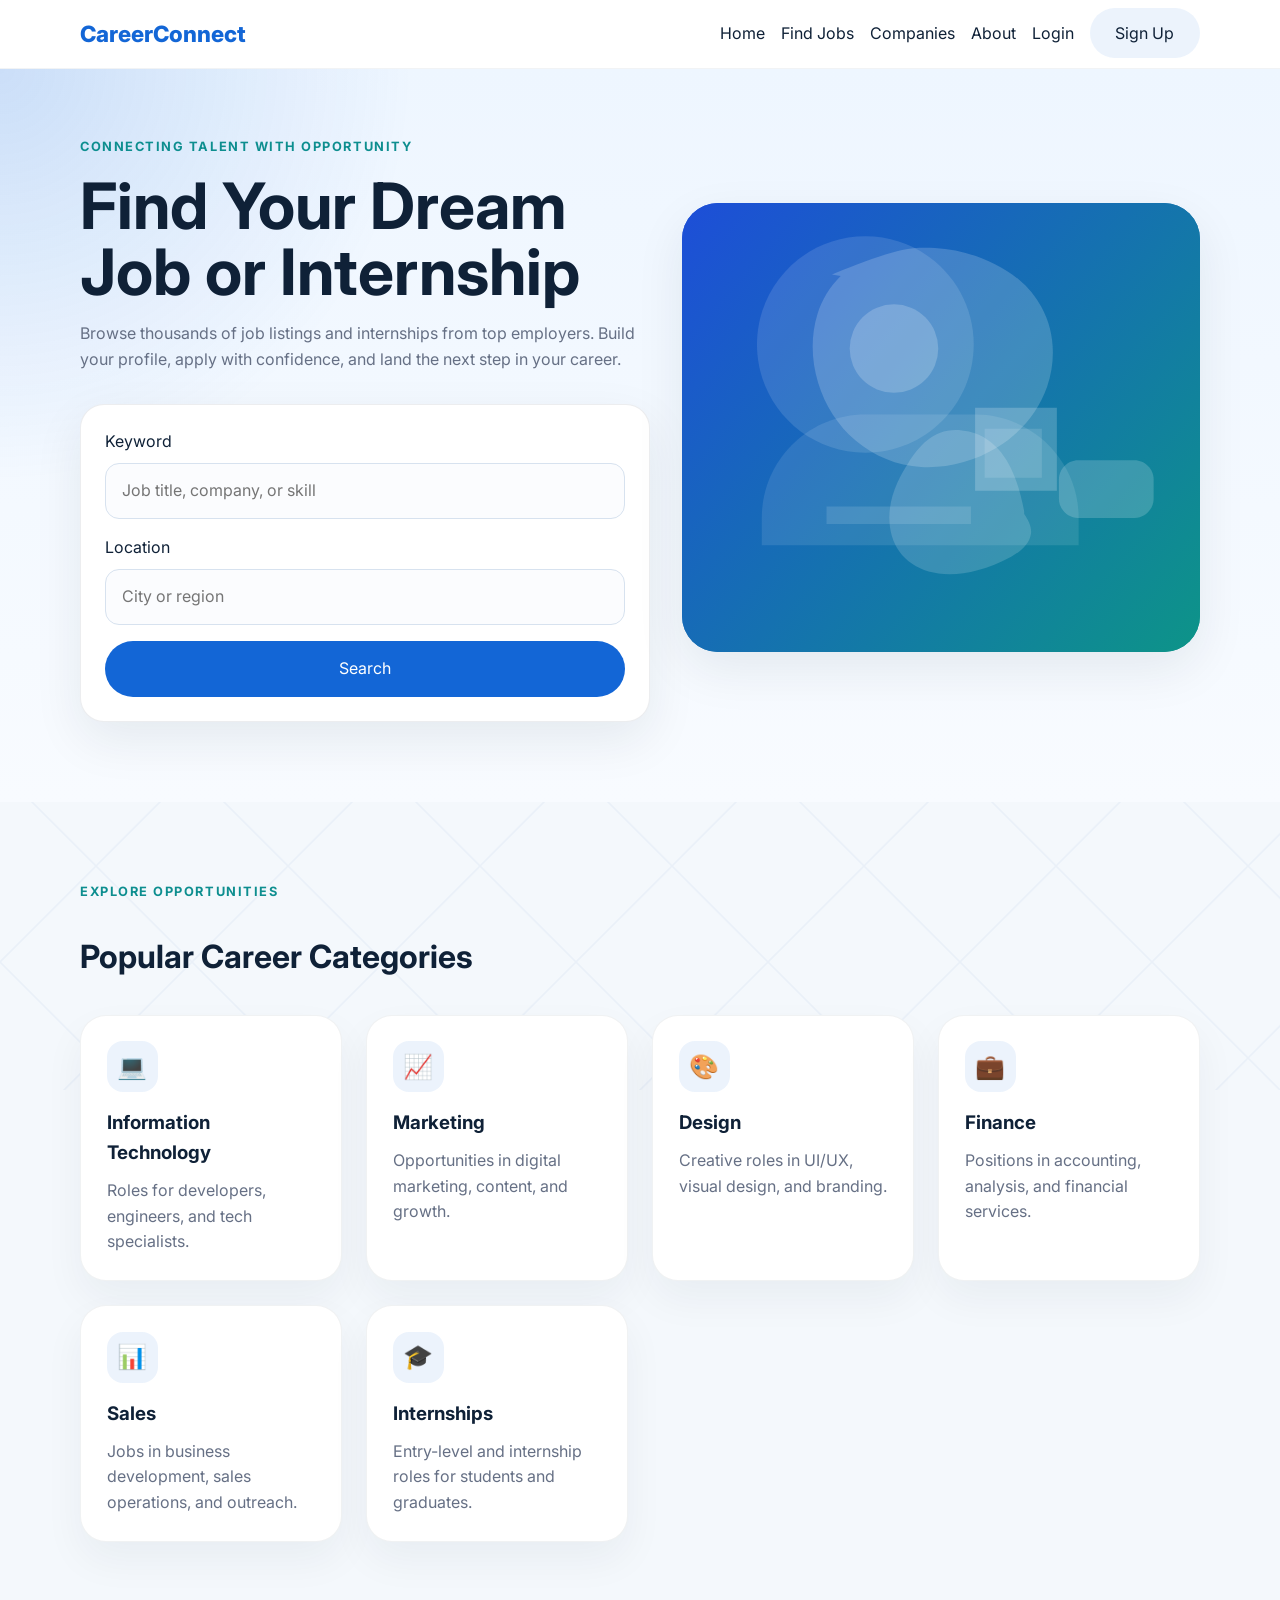
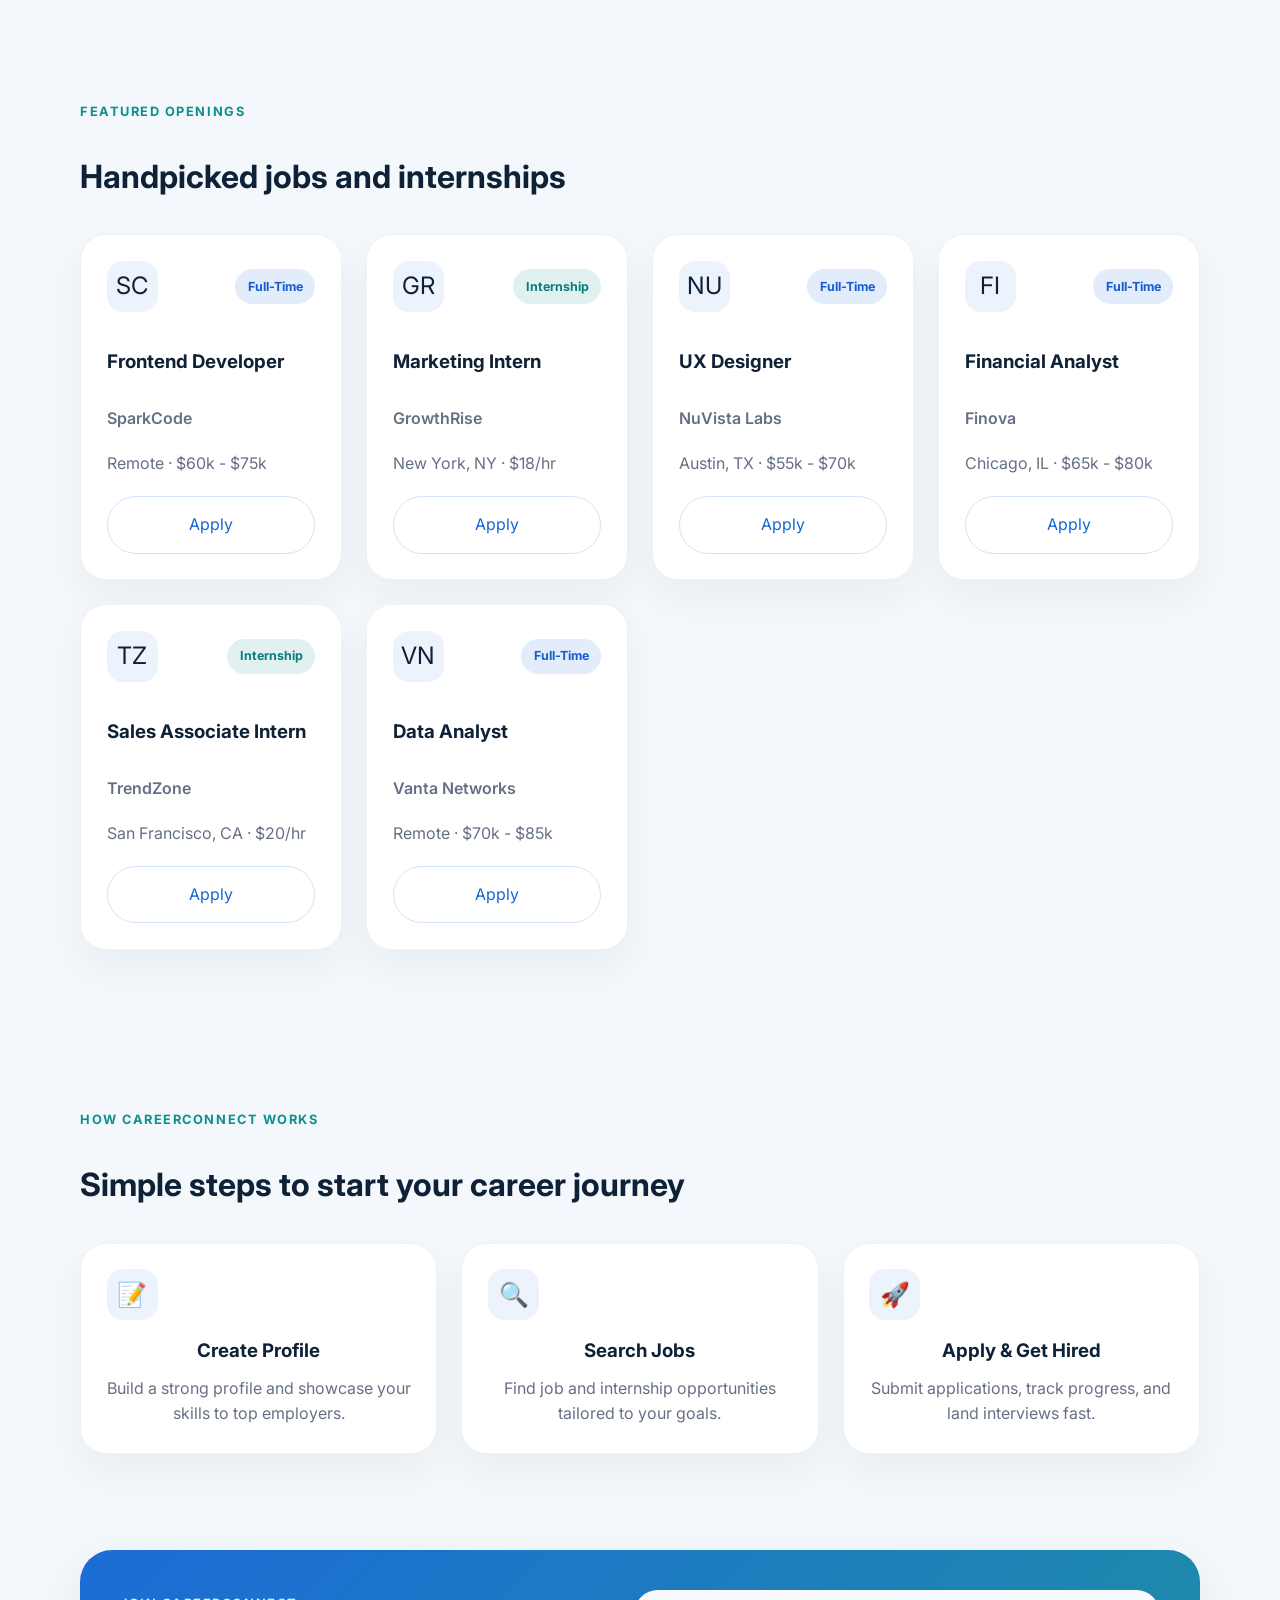
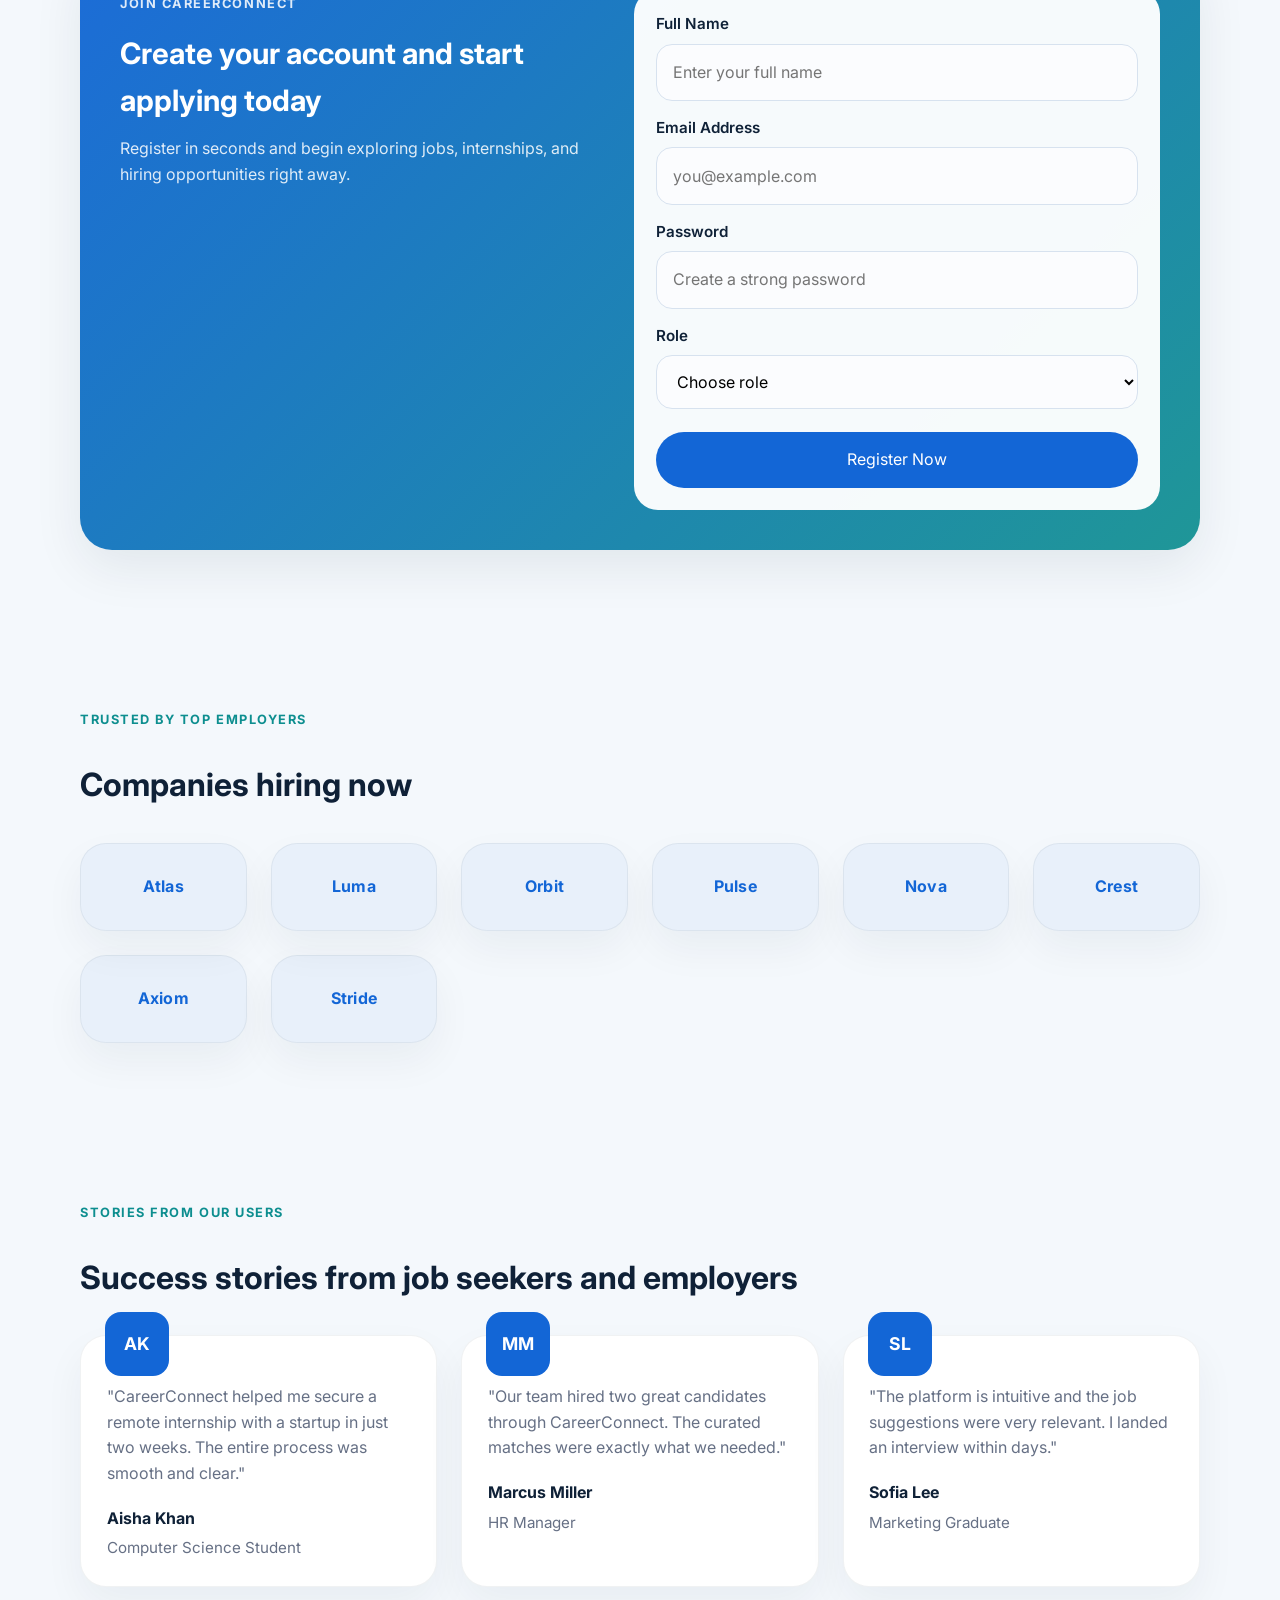
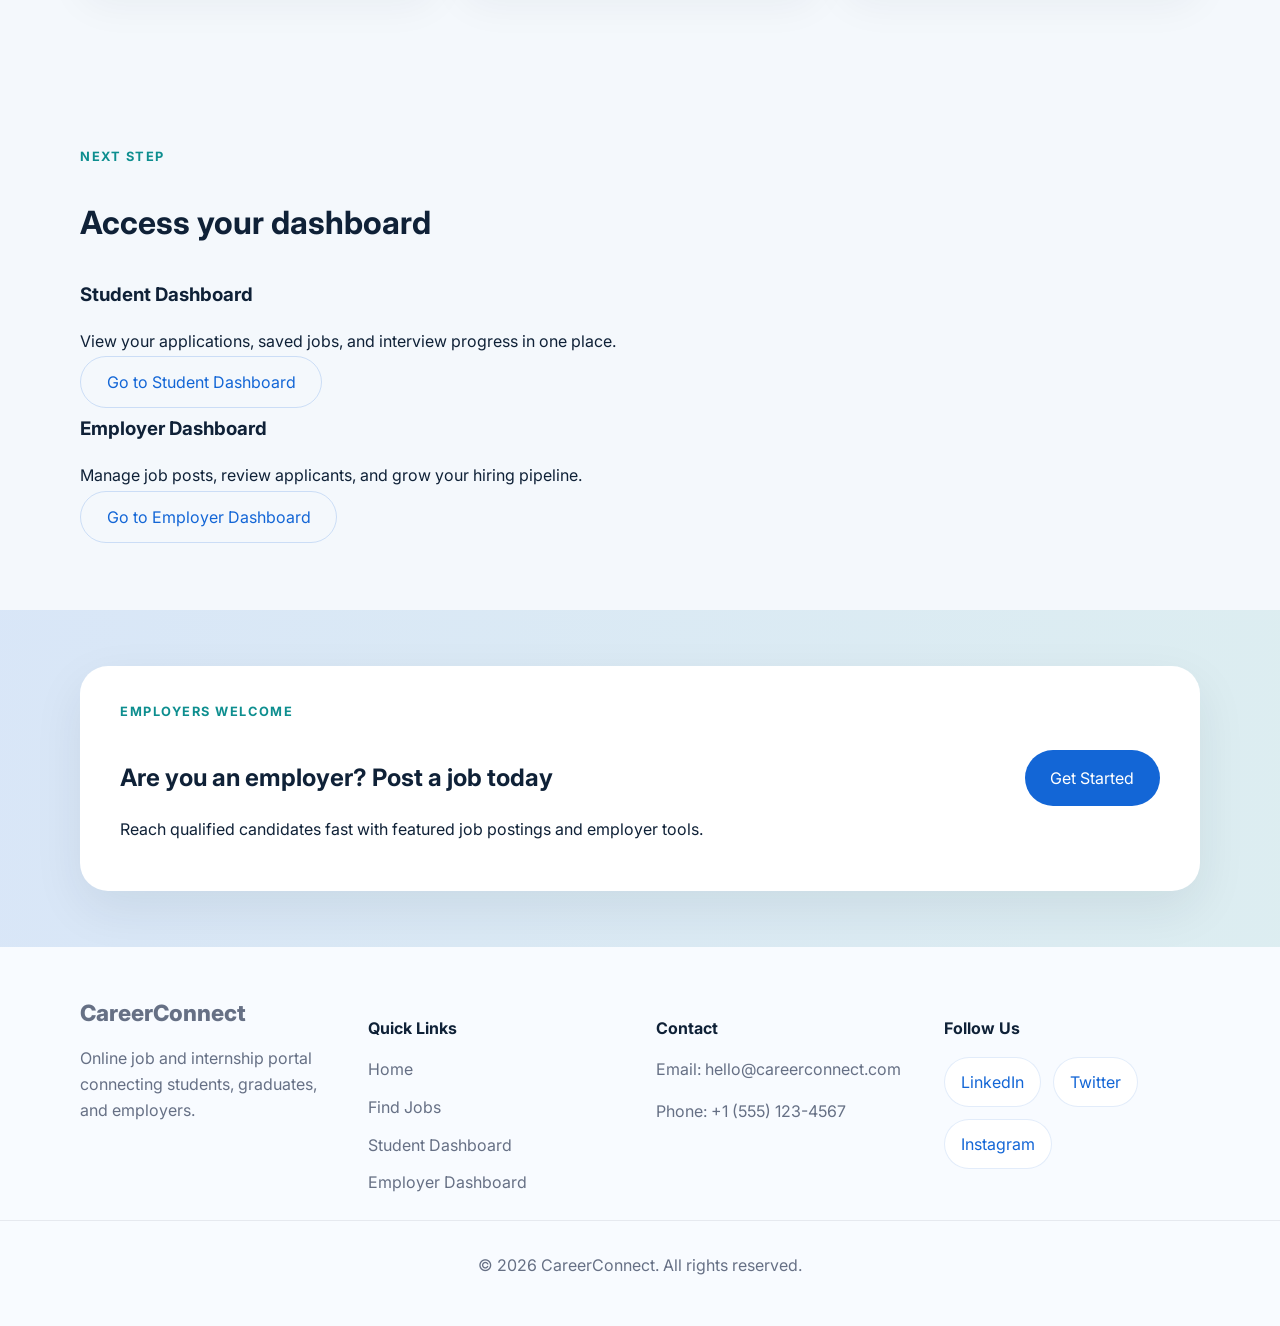
<file: JobWebsite/index.html>
<!DOCTYPE html>
<html lang="en">
<head>
  <meta charset="UTF-8" />
  <meta name="viewport" content="width=device-width, initial-scale=1.0" />
  <title>CareerConnect – Online Job & Internship Portal</title>
  <link rel="preconnect" href="https://fonts.googleapis.com" />
  <link rel="preconnect" href="https://fonts.gstatic.com" crossorigin />
  <link href="https://fonts.googleapis.com/css2?family=Inter:wght@400;500;600;700;800&display=swap" rel="stylesheet" />
  <link rel="stylesheet" href="css/style.css" />
</head>
<body>
  <header class="site-header">
    <div class="container header-inner">
      <a href="index.html" class="brand">CareerConnect</a>
      <button class="nav-toggle" aria-label="Toggle navigation">
        <span></span>
        <span></span>
        <span></span>
      </button>
      <nav class="primary-nav">
        <ul class="nav-links">
          <li><a href="index.html">Home</a></li>
          <li><a href="jobs.html">Find Jobs</a></li>
          <li><a href="#companies">Companies</a></li>
          <li><a href="#about">About</a></li>
          <li><a href="login.html">Login</a></li>
          <li><a href="signup.html" class="button button-secondary">Sign Up</a></li>
        </ul>
      </nav>
    </div>
  </header>

  <main>
    <section class="hero">
      <div class="container hero-grid">
        <div class="hero-copy">
          <span class="eyebrow">Connecting talent with opportunity</span>
          <h1>Find Your Dream Job or Internship</h1>
          <p>Browse thousands of job listings and internships from top employers. Build your profile, apply with confidence, and land the next step in your career.</p>
          <div class="search-card">
            <div class="search-field">
              <label for="hero-keyword">Keyword</label>
              <input type="text" id="hero-keyword" placeholder="Job title, company, or skill" />
            </div>
            <div class="search-field">
              <label for="hero-location">Location</label>
              <input type="text" id="hero-location" placeholder="City or region" />
            </div>
            <button class="button button-primary">Search</button>
          </div>
        </div>
        <div class="hero-visual" aria-hidden="true">
          <img src="images/hero-illustration.svg" alt="Job search illustration" />
        </div>
      </div>
    </section>

    <section class="section categories" id="categories">
      <div class="container">
        <div class="section-heading">
          <span class="eyebrow">Explore Opportunities</span>
          <h2>Popular Career Categories</h2>
        </div>
        <div class="category-grid">
          <article class="category-card">
            <div class="card-icon">💻</div>
            <h3>Information Technology</h3>
            <p>Roles for developers, engineers, and tech specialists.</p>
          </article>
          <article class="category-card">
            <div class="card-icon">📈</div>
            <h3>Marketing</h3>
            <p>Opportunities in digital marketing, content, and growth.</p>
          </article>
          <article class="category-card">
            <div class="card-icon">🎨</div>
            <h3>Design</h3>
            <p>Creative roles in UI/UX, visual design, and branding.</p>
          </article>
          <article class="category-card">
            <div class="card-icon">💼</div>
            <h3>Finance</h3>
            <p>Positions in accounting, analysis, and financial services.</p>
          </article>
          <article class="category-card">
            <div class="card-icon">📊</div>
            <h3>Sales</h3>
            <p>Jobs in business development, sales operations, and outreach.</p>
          </article>
          <article class="category-card">
            <div class="card-icon">🎓</div>
            <h3>Internships</h3>
            <p>Entry-level and internship roles for students and graduates.</p>
          </article>
        </div>
      </div>
    </section>

    <section class="section featured-jobs" id="featured-jobs">
      <div class="container">
        <div class="section-heading">
          <span class="eyebrow">Featured Openings</span>
          <h2>Handpicked jobs and internships</h2>
        </div>
        <div class="jobs-grid">
          <article class="job-card">
            <div class="job-card-top">
              <div class="logo-placeholder">SC</div>
              <span class="badge badge-primary">Full-Time</span>
            </div>
            <h3>Frontend Developer</h3>
            <p class="company-name">SparkCode</p>
            <p class="job-meta">Remote · $60k - $75k</p>
            <button class="button button-outline">Apply</button>
          </article>
          <article class="job-card">
            <div class="job-card-top">
              <div class="logo-placeholder">GR</div>
              <span class="badge badge-secondary">Internship</span>
            </div>
            <h3>Marketing Intern</h3>
            <p class="company-name">GrowthRise</p>
            <p class="job-meta">New York, NY · $18/hr</p>
            <button class="button button-outline">Apply</button>
          </article>
          <article class="job-card">
            <div class="job-card-top">
              <div class="logo-placeholder">NU</div>
              <span class="badge badge-primary">Full-Time</span>
            </div>
            <h3>UX Designer</h3>
            <p class="company-name">NuVista Labs</p>
            <p class="job-meta">Austin, TX · $55k - $70k</p>
            <button class="button button-outline">Apply</button>
          </article>
          <article class="job-card">
            <div class="job-card-top">
              <div class="logo-placeholder">FI</div>
              <span class="badge badge-primary">Full-Time</span>
            </div>
            <h3>Financial Analyst</h3>
            <p class="company-name">Finova</p>
            <p class="job-meta">Chicago, IL · $65k - $80k</p>
            <button class="button button-outline">Apply</button>
          </article>
          <article class="job-card">
            <div class="job-card-top">
              <div class="logo-placeholder">TZ</div>
              <span class="badge badge-secondary">Internship</span>
            </div>
            <h3>Sales Associate Intern</h3>
            <p class="company-name">TrendZone</p>
            <p class="job-meta">San Francisco, CA · $20/hr</p>
            <button class="button button-outline">Apply</button>
          </article>
          <article class="job-card">
            <div class="job-card-top">
              <div class="logo-placeholder">VN</div>
              <span class="badge badge-primary">Full-Time</span>
            </div>
            <h3>Data Analyst</h3>
            <p class="company-name">Vanta Networks</p>
            <p class="job-meta">Remote · $70k - $85k</p>
            <button class="button button-outline">Apply</button>
          </article>
        </div>
      </div>
    </section>

    <section class="section how-it-works" id="about">
      <div class="container">
        <div class="section-heading">
          <span class="eyebrow">How CareerConnect Works</span>
          <h2>Simple steps to start your career journey</h2>
        </div>
        <div class="process-grid">
          <article class="process-card">
            <div class="process-icon">📝</div>
            <h3>Create Profile</h3>
            <p>Build a strong profile and showcase your skills to top employers.</p>
          </article>
          <article class="process-card">
            <div class="process-icon">🔍</div>
            <h3>Search Jobs</h3>
            <p>Find job and internship opportunities tailored to your goals.</p>
          </article>
          <article class="process-card">
            <div class="process-icon">🚀</div>
            <h3>Apply & Get Hired</h3>
            <p>Submit applications, track progress, and land interviews fast.</p>
          </article>
        </div>
      </div>
    </section>

    <section class="section registration-spotlight" id="register">
      <div class="container registration-card registration-form-card">
        <div class="registration-copy">
          <span class="eyebrow">Join CareerConnect</span>
          <h2>Create your account and start applying today</h2>
          <p>Register in seconds and begin exploring jobs, internships, and hiring opportunities right away.</p>
        </div>
        <form class="registration-form">
          <div class="form-group">
            <label for="home-register-name">Full Name</label>
            <input type="text" id="home-register-name" placeholder="Enter your full name" required />
          </div>
          <div class="form-group">
            <label for="home-register-email">Email Address</label>
            <input type="email" id="home-register-email" placeholder="you@example.com" required />
          </div>
          <div class="form-group">
            <label for="home-register-password">Password</label>
            <input type="password" id="home-register-password" placeholder="Create a strong password" required />
          </div>
          <div class="form-group">
            <label for="home-register-role">Role</label>
            <select id="home-register-role" required>
              <option value="">Choose role</option>
              <option value="student">Student</option>
              <option value="employer">Employer</option>
            </select>
          </div>
          <button class="button button-primary auth-submit" type="submit">Register Now</button>
        </form>
      </div>
    </section>

    <section class="section companies" id="companies">
      <div class="container">
        <div class="section-heading">
          <span class="eyebrow">Trusted by Top Employers</span>
          <h2>Companies hiring now</h2>
        </div>
        <div class="logo-grid">
          <div class="logo-item">Atlas</div>
          <div class="logo-item">Luma</div>
          <div class="logo-item">Orbit</div>
          <div class="logo-item">Pulse</div>
          <div class="logo-item">Nova</div>
          <div class="logo-item">Crest</div>
          <div class="logo-item">Axiom</div>
          <div class="logo-item">Stride</div>
        </div>
      </div>
    </section>

    <section class="section testimonials">
      <div class="container">
        <div class="section-heading">
          <span class="eyebrow">Stories from our users</span>
          <h2>Success stories from job seekers and employers</h2>
        </div>
        <div class="testimonial-grid">
          <article class="testimonial-card">
            <div class="testimonial-avatar">AK</div>
            <p>"CareerConnect helped me secure a remote internship with a startup in just two weeks. The entire process was smooth and clear."</p>
            <h4>Aisha Khan</h4>
            <span>Computer Science Student</span>
          </article>
          <article class="testimonial-card">
            <div class="testimonial-avatar">MM</div>
            <p>"Our team hired two great candidates through CareerConnect. The curated matches were exactly what we needed."</p>
            <h4>Marcus Miller</h4>
            <span>HR Manager</span>
          </article>
          <article class="testimonial-card">
            <div class="testimonial-avatar">SL</div>
            <p>"The platform is intuitive and the job suggestions were very relevant. I landed an interview within days."</p>
            <h4>Sofia Lee</h4>
            <span>Marketing Graduate</span>
          </article>
        </div>
      </div>
    </section>

    <section class="section dashboard-links">
      <div class="container">
        <div class="section-heading">
          <span class="eyebrow">Next step</span>
          <h2>Access your dashboard</h2>
        </div>
        <div class="dashboard-link-grid">
          <article class="dashboard-link-card">
            <h3>Student Dashboard</h3>
            <p>View your applications, saved jobs, and interview progress in one place.</p>
            <a href="dashboard-student.html" class="button button-outline">Go to Student Dashboard</a>
          </article>
          <article class="dashboard-link-card">
            <h3>Employer Dashboard</h3>
            <p>Manage job posts, review applicants, and grow your hiring pipeline.</p>
            <a href="dashboard-employer.html" class="button button-outline">Go to Employer Dashboard</a>
          </article>
        </div>
      </div>
    </section>

    <section class="section cta-banner">
      <div class="container cta-card">
        <div>
          <span class="eyebrow">Employers welcome</span>
          <h2>Are you an employer? Post a job today</h2>
          <p>Reach qualified candidates fast with featured job postings and employer tools.</p>
        </div>
        <a href="login.html" class="button button-primary">Get Started</a>
      </div>
    </section>
  </main>

  <footer class="site-footer">
    <div class="container footer-grid">
      <div>
        <a href="index.html" class="brand">CareerConnect</a>
        <p>Online job and internship portal connecting students, graduates, and employers.</p>
      </div>
      <div>
        <h4>Quick Links</h4>
        <ul>
          <li><a href="index.html">Home</a></li>
          <li><a href="jobs.html">Find Jobs</a></li>
          <li><a href="dashboard-student.html">Student Dashboard</a></li>
          <li><a href="dashboard-employer.html">Employer Dashboard</a></li>
        </ul>
      </div>
      <div>
        <h4>Contact</h4>
        <p>Email: hello@careerconnect.com</p>
        <p>Phone: +1 (555) 123-4567</p>
      </div>
      <div>
        <h4>Follow Us</h4>
        <div class="social-links">
          <a href="#">LinkedIn</a>
          <a href="#">Twitter</a>
          <a href="#">Instagram</a>
        </div>
      </div>
    </div>
    <div class="footer-bottom">
      <p>© 2026 CareerConnect. All rights reserved.</p>
    </div>
  </footer>

  <script src="js/main.js"></script>
</body>
</html>
</file>
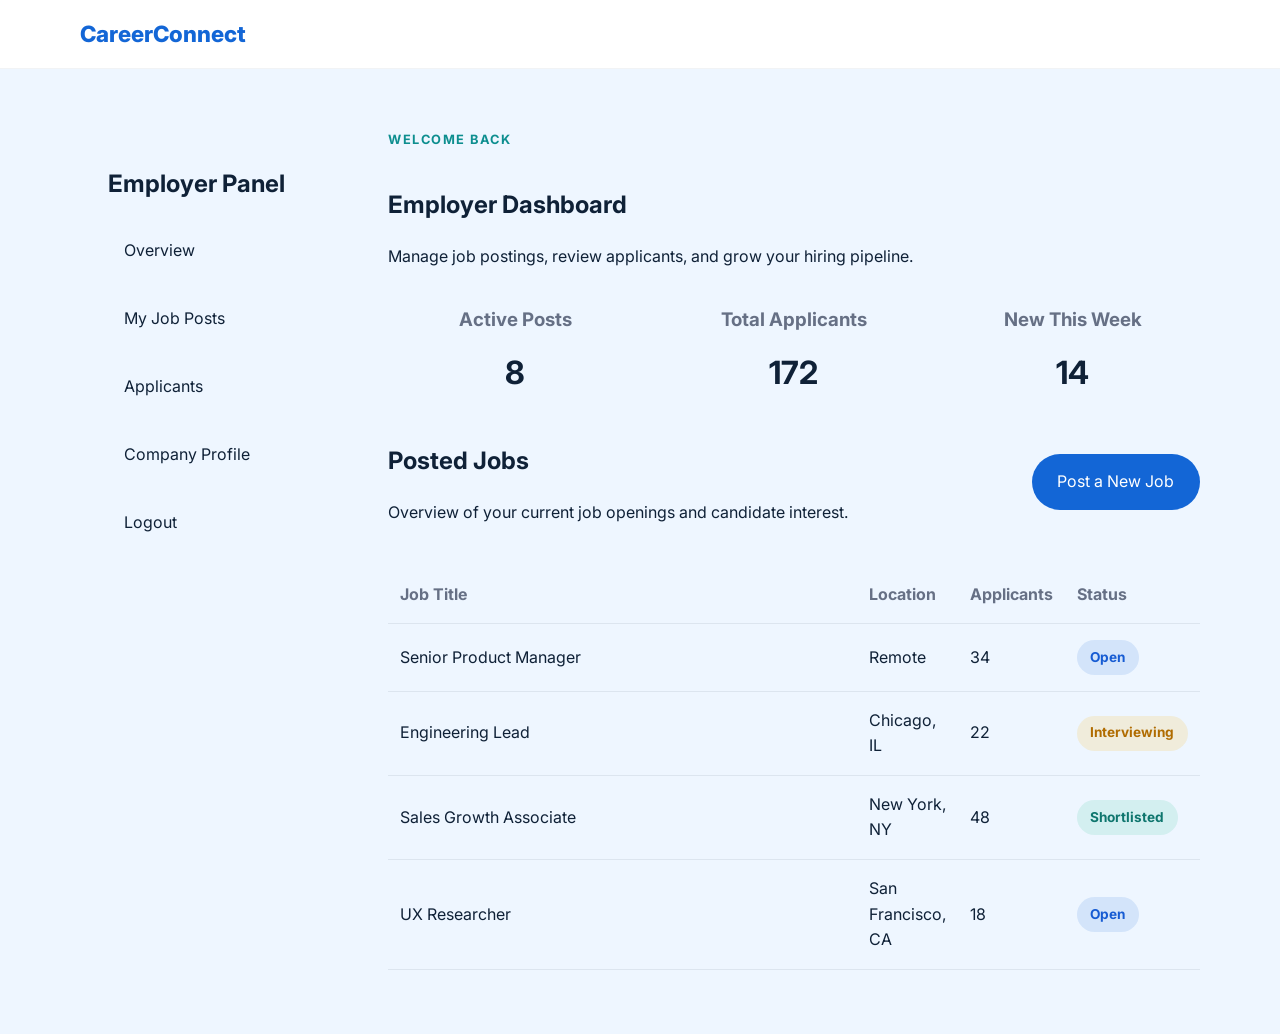
<file: JobWebsite/dashboard-employer.html>
<!DOCTYPE html>
<html lang="en">
<head>
  <meta charset="UTF-8" />
  <meta name="viewport" content="width=device-width, initial-scale=1.0" />
  <title>Employer Dashboard | CareerConnect</title>
  <link rel="preconnect" href="https://fonts.googleapis.com" />
  <link rel="preconnect" href="https://fonts.gstatic.com" crossorigin />
  <link href="https://fonts.googleapis.com/css2?family=Inter:wght@400;500;600;700;800&display=swap" rel="stylesheet" />
  <link rel="stylesheet" href="css/style.css" />
</head>
<body>
  <header class="site-header dashboard-header">
    <div class="container header-inner">
      <a href="index.html" class="brand">CareerConnect</a>
      <button class="nav-toggle" aria-label="Toggle navigation">
        <span></span>
        <span></span>
        <span></span>
      </button>
    </div>
  </header>

  <main class="dashboard-page">
    <div class="container dashboard-layout">
      <aside class="dashboard-sidebar">
        <div class="panel sidebar-panel">
          <h2>Employer Panel</h2>
          <nav class="dashboard-nav">
            <a href="#">Overview</a>
            <a href="#">My Job Posts</a>
            <a href="#">Applicants</a>
            <a href="#">Company Profile</a>
            <a href="#">Logout</a>
          </nav>
        </div>
      </aside>

      <section class="dashboard-main">
        <div class="dashboard-hero panel">
          <div>
            <p class="eyebrow">Welcome back</p>
            <h1>Employer Dashboard</h1>
            <p>Manage job postings, review applicants, and grow your hiring pipeline.</p>
          </div>
        </div>

        <div class="stats-grid">
          <div class="stat-card panel">
            <h3>Active Posts</h3>
            <p>8</p>
          </div>
          <div class="stat-card panel">
            <h3>Total Applicants</h3>
            <p>172</p>
          </div>
          <div class="stat-card panel">
            <h3>New This Week</h3>
            <p>14</p>
          </div>
        </div>

        <div class="panel recent-applications">
          <div class="dashboard-table-header">
            <div>
              <h2>Posted Jobs</h2>
              <p>Overview of your current job openings and candidate interest.</p>
            </div>
            <button class="button button-primary" id="post-job-button">Post a New Job</button>
          </div>
          <div class="table-wrap">
            <table>
              <thead>
                <tr>
                  <th>Job Title</th>
                  <th>Location</th>
                  <th>Applicants</th>
                  <th>Status</th>
                </tr>
              </thead>
              <tbody>
                <tr>
                  <td>Senior Product Manager</td>
                  <td>Remote</td>
                  <td>34</td>
                  <td><span class="status-badge status-applied">Open</span></td>
                </tr>
                <tr>
                  <td>Engineering Lead</td>
                  <td>Chicago, IL</td>
                  <td>22</td>
                  <td><span class="status-badge status-interview">Interviewing</span></td>
                </tr>
                <tr>
                  <td>Sales Growth Associate</td>
                  <td>New York, NY</td>
                  <td>48</td>
                  <td><span class="status-badge status-selected">Shortlisted</span></td>
                </tr>
                <tr>
                  <td>UX Researcher</td>
                  <td>San Francisco, CA</td>
                  <td>18</td>
                  <td><span class="status-badge status-applied">Open</span></td>
                </tr>
              </tbody>
            </table>
          </div>
        </div>
      </section>
    </div>
  </main>

  <div class="modal-backdrop" id="post-job-modal" aria-hidden="true">
    <div class="modal-card">
      <div class="modal-header">
        <h2>Post a New Job</h2>
        <button class="close-modal" id="close-job-modal" aria-label="Close modal">×</button>
      </div>
      <form id="post-job-form" class="application-form">
        <div class="form-group">
          <label for="job-title">Job Title</label>
          <input type="text" id="job-title" required />
        </div>
        <div class="form-group">
          <label for="job-location">Location</label>
          <input type="text" id="job-location" required />
        </div>
        <div class="form-group">
          <label for="job-type">Job Type</label>
          <select id="job-type" required>
            <option>Full-Time</option>
            <option>Internship</option>
          </select>
        </div>
        <div class="form-group">
          <label for="job-description">Description</label>
          <textarea id="job-description" rows="4" required></textarea>
        </div>
        <button class="button button-primary">Post Job</button>
      </form>
    </div>
  </div>

  <script src="js/main.js"></script>
</body>
</html>
</file>
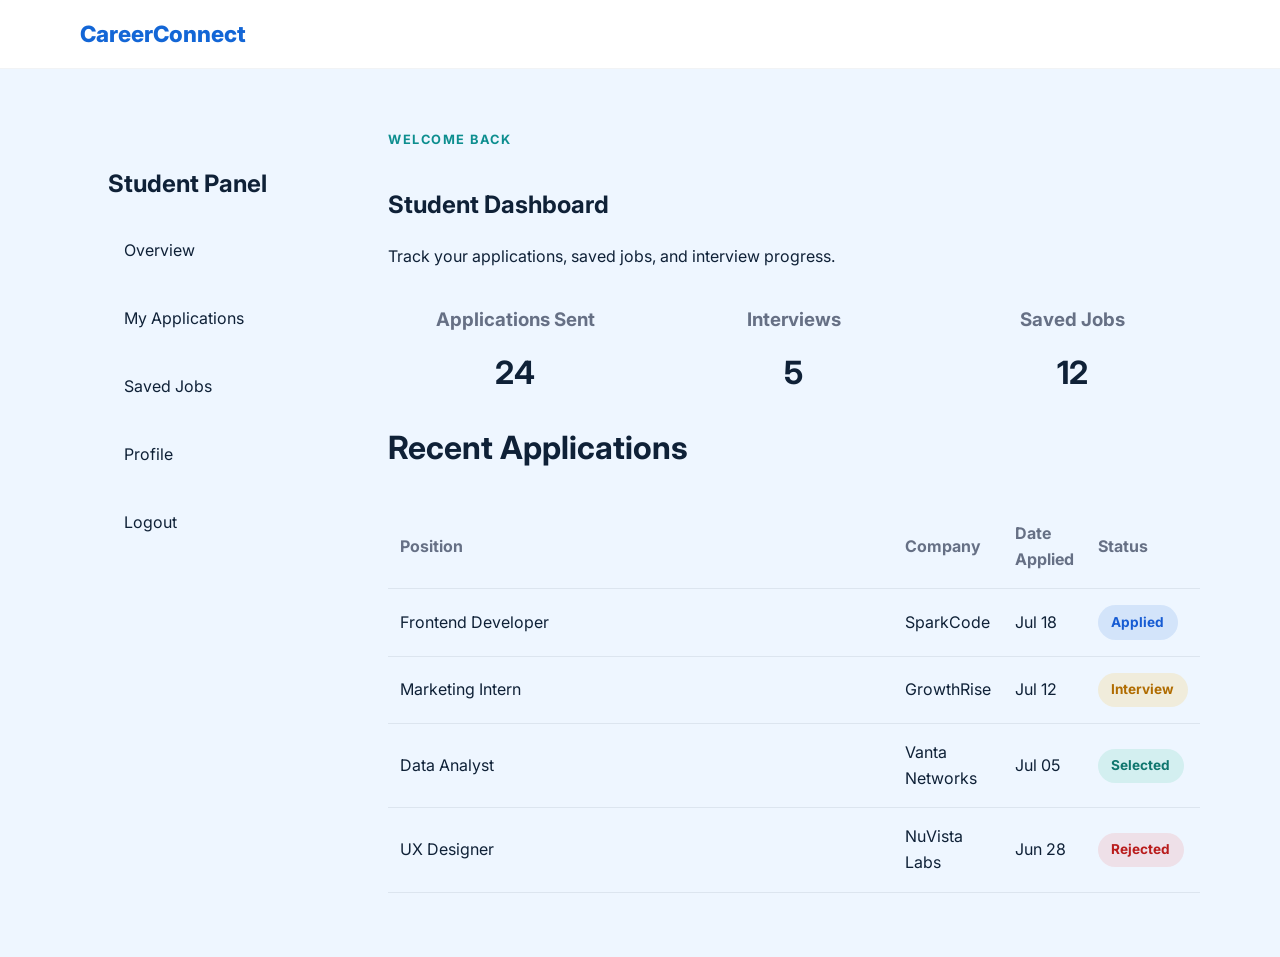
<file: JobWebsite/dashboard-student.html>
<!DOCTYPE html>
<html lang="en">
<head>
  <meta charset="UTF-8" />
  <meta name="viewport" content="width=device-width, initial-scale=1.0" />
  <title>Student Dashboard | CareerConnect</title>
  <link rel="preconnect" href="https://fonts.googleapis.com" />
  <link rel="preconnect" href="https://fonts.gstatic.com" crossorigin />
  <link href="https://fonts.googleapis.com/css2?family=Inter:wght@400;500;600;700;800&display=swap" rel="stylesheet" />
  <link rel="stylesheet" href="css/style.css" />
</head>
<body>
  <header class="site-header dashboard-header">
    <div class="container header-inner">
      <a href="index.html" class="brand">CareerConnect</a>
      <button class="nav-toggle" aria-label="Toggle navigation">
        <span></span>
        <span></span>
        <span></span>
      </button>
    </div>
  </header>

  <main class="dashboard-page">
    <div class="container dashboard-layout">
      <aside class="dashboard-sidebar">
        <div class="panel sidebar-panel">
          <h2>Student Panel</h2>
          <nav class="dashboard-nav">
            <a href="#">Overview</a>
            <a href="#">My Applications</a>
            <a href="#">Saved Jobs</a>
            <a href="#">Profile</a>
            <a href="#">Logout</a>
          </nav>
        </div>
      </aside>

      <section class="dashboard-main">
        <div class="dashboard-hero panel">
          <div>
            <p class="eyebrow">Welcome back</p>
            <h1>Student Dashboard</h1>
            <p>Track your applications, saved jobs, and interview progress.</p>
          </div>
        </div>

        <div class="stats-grid">
          <div class="stat-card panel">
            <h3>Applications Sent</h3>
            <p>24</p>
          </div>
          <div class="stat-card panel">
            <h3>Interviews</h3>
            <p>5</p>
          </div>
          <div class="stat-card panel">
            <h3>Saved Jobs</h3>
            <p>12</p>
          </div>
        </div>

        <div class="panel recent-applications">
          <div class="section-heading">
            <h2>Recent Applications</h2>
          </div>
          <div class="table-wrap">
            <table>
              <thead>
                <tr>
                  <th>Position</th>
                  <th>Company</th>
                  <th>Date Applied</th>
                  <th>Status</th>
                </tr>
              </thead>
              <tbody>
                <tr>
                  <td>Frontend Developer</td>
                  <td>SparkCode</td>
                  <td>Jul 18</td>
                  <td><span class="status-badge status-applied">Applied</span></td>
                </tr>
                <tr>
                  <td>Marketing Intern</td>
                  <td>GrowthRise</td>
                  <td>Jul 12</td>
                  <td><span class="status-badge status-interview">Interview</span></td>
                </tr>
                <tr>
                  <td>Data Analyst</td>
                  <td>Vanta Networks</td>
                  <td>Jul 05</td>
                  <td><span class="status-badge status-selected">Selected</span></td>
                </tr>
                <tr>
                  <td>UX Designer</td>
                  <td>NuVista Labs</td>
                  <td>Jun 28</td>
                  <td><span class="status-badge status-rejected">Rejected</span></td>
                </tr>
              </tbody>
            </table>
          </div>
        </div>
      </section>
    </div>
  </main>

  <script src="js/main.js"></script>
</body>
</html>
</file>
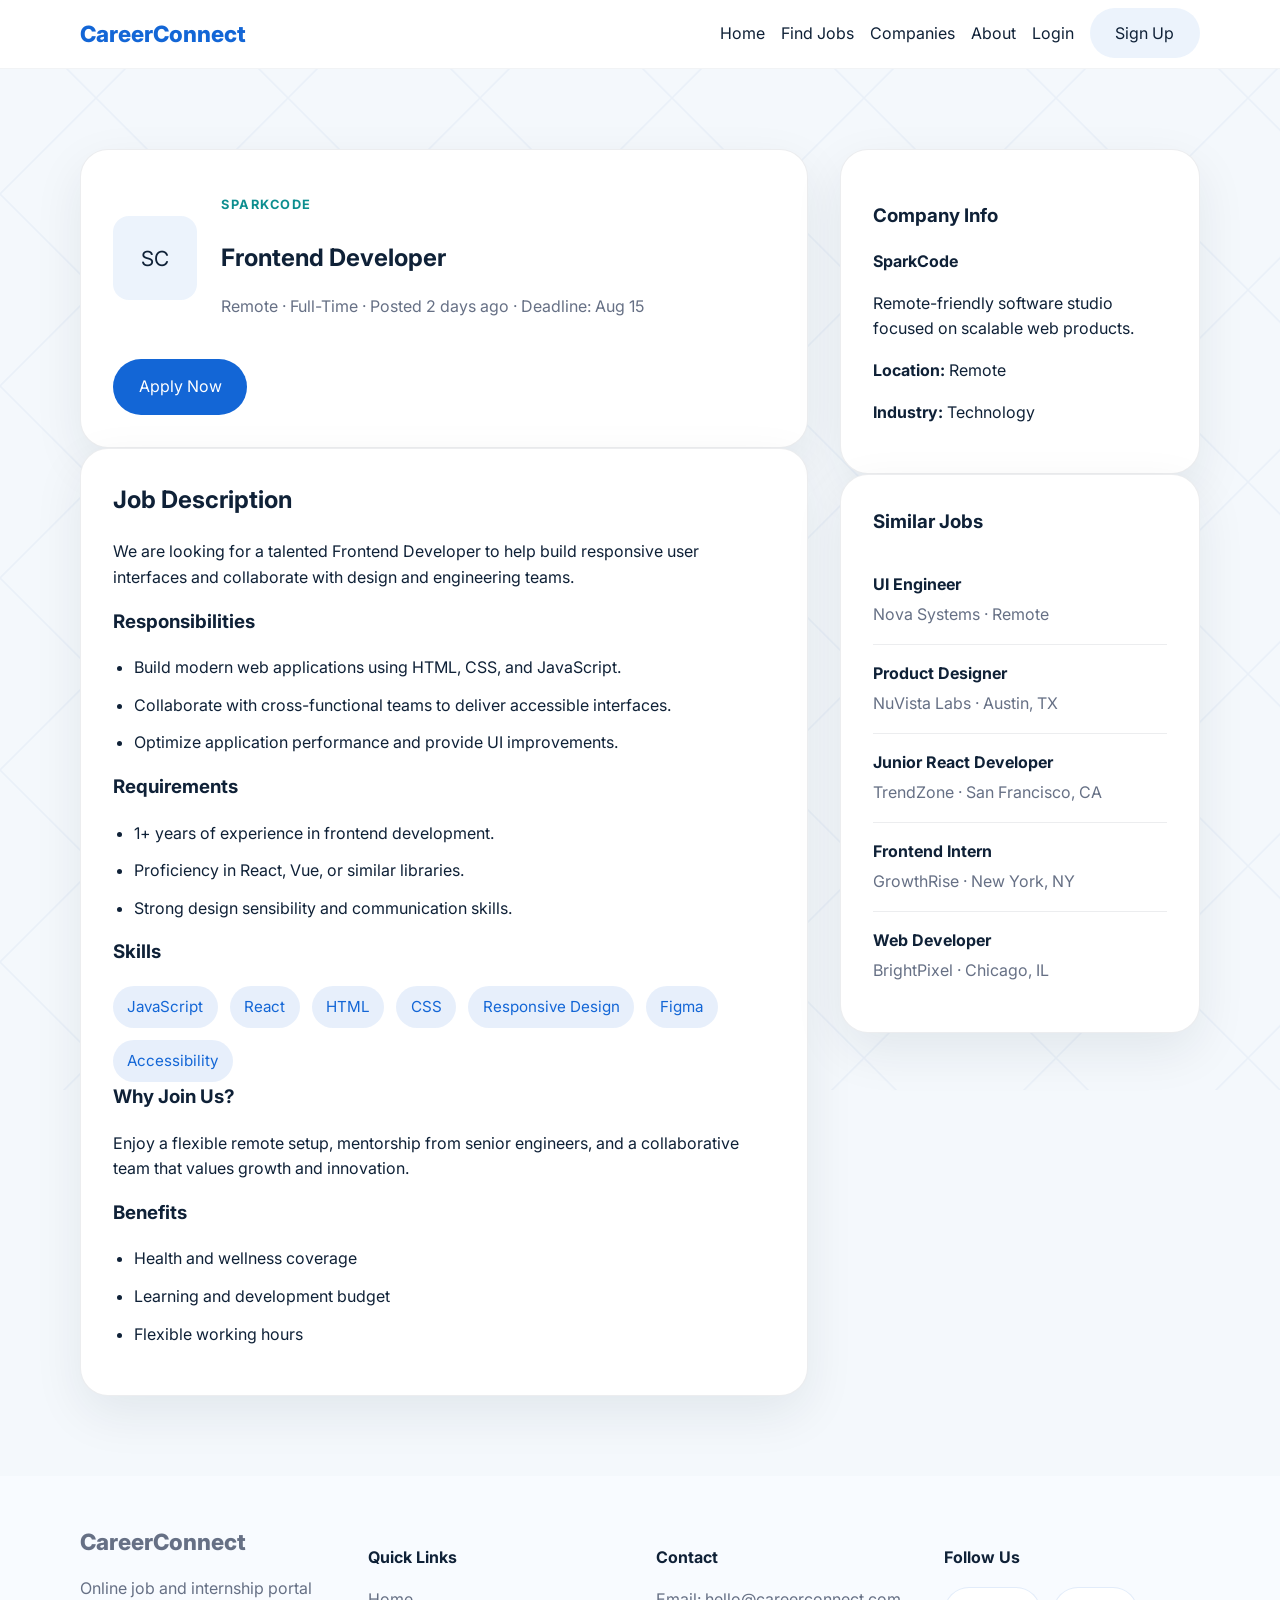
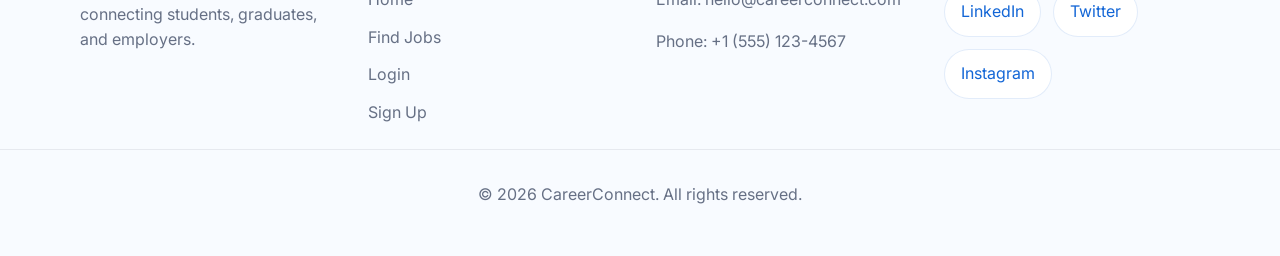
<file: JobWebsite/job-details.html>
<!DOCTYPE html>
<html lang="en">
<head>
  <meta charset="UTF-8" />
  <meta name="viewport" content="width=device-width, initial-scale=1.0" />
  <title>Job Details | CareerConnect</title>
  <link rel="preconnect" href="https://fonts.googleapis.com" />
  <link rel="preconnect" href="https://fonts.gstatic.com" crossorigin />
  <link href="https://fonts.googleapis.com/css2?family=Inter:wght@400;500;600;700;800&display=swap" rel="stylesheet" />
  <link rel="stylesheet" href="css/style.css" />
</head>
<body>
  <header class="site-header">
    <div class="container header-inner">
      <a href="index.html" class="brand">CareerConnect</a>
      <button class="nav-toggle" aria-label="Toggle navigation">
        <span></span>
        <span></span>
        <span></span>
      </button>
      <nav class="primary-nav">
        <ul class="nav-links">
          <li><a href="index.html">Home</a></li>
          <li><a href="jobs.html">Find Jobs</a></li>
          <li><a href="index.html#companies">Companies</a></li>
          <li><a href="index.html#about">About</a></li>
          <li><a href="login.html">Login</a></li>
          <li><a href="signup.html" class="button button-secondary">Sign Up</a></li>
        </ul>
      </nav>
    </div>
  </header>

  <main class="section page-section job-details-page">
    <div class="container job-details-layout">
      <section class="job-details-main">
        <div class="job-header-card">
          <div class="job-header-top">
            <div class="logo-placeholder large">SC</div>
            <div>
              <p class="eyebrow">SparkCode</p>
              <h1>Frontend Developer</h1>
              <p class="job-meta">Remote · Full-Time · Posted 2 days ago · Deadline: Aug 15</p>
            </div>
          </div>
          <button class="button button-primary" id="apply-now-button">Apply Now</button>
        </div>

        <article class="content-card">
          <h2>Job Description</h2>
          <p>We are looking for a talented Frontend Developer to help build responsive user interfaces and collaborate with design and engineering teams.</p>
          <h3>Responsibilities</h3>
          <ul>
            <li>Build modern web applications using HTML, CSS, and JavaScript.</li>
            <li>Collaborate with cross-functional teams to deliver accessible interfaces.</li>
            <li>Optimize application performance and provide UI improvements.</li>
          </ul>
          <h3>Requirements</h3>
          <ul>
            <li>1+ years of experience in frontend development.</li>
            <li>Proficiency in React, Vue, or similar libraries.</li>
            <li>Strong design sensibility and communication skills.</li>
          </ul>
          <h3>Skills</h3>
          <div class="skill-tags">
            <span>JavaScript</span>
            <span>React</span>
            <span>HTML</span>
            <span>CSS</span>
            <span>Responsive Design</span>
            <span>Figma</span>
            <span>Accessibility</span>
          </div>

          <h3>Why Join Us?</h3>
          <p>Enjoy a flexible remote setup, mentorship from senior engineers, and a collaborative team that values growth and innovation.</p>

          <h3>Benefits</h3>
          <ul>
            <li>Health and wellness coverage</li>
            <li>Learning and development budget</li>
            <li>Flexible working hours</li>
          </ul>
        </article>
      </section>

      <aside class="sidebar details-sidebar">
        <div class="panel company-card">
          <h3>Company Info</h3>
          <p><strong>SparkCode</strong></p>
          <p>Remote-friendly software studio focused on scalable web products.</p>
          <p><strong>Location:</strong> Remote</p>
          <p><strong>Industry:</strong> Technology</p>
        </div>

        <div class="panel similar-jobs-card">
          <h3>Similar Jobs</h3>
          <div class="similar-job-item">
            <h4>UI Engineer</h4>
            <p>Nova Systems · Remote</p>
          </div>
          <div class="similar-job-item">
            <h4>Product Designer</h4>
            <p>NuVista Labs · Austin, TX</p>
          </div>
          <div class="similar-job-item">
            <h4>Junior React Developer</h4>
            <p>TrendZone · San Francisco, CA</p>
          </div>
          <div class="similar-job-item">
            <h4>Frontend Intern</h4>
            <p>GrowthRise · New York, NY</p>
          </div>
          <div class="similar-job-item">
            <h4>Web Developer</h4>
            <p>BrightPixel · Chicago, IL</p>
          </div>
        </div>
      </aside>
    </div>
  </main>

  <footer class="site-footer">
    <div class="container footer-grid">
      <div>
        <a href="index.html" class="brand">CareerConnect</a>
        <p>Online job and internship portal connecting students, graduates, and employers.</p>
      </div>
      <div>
        <h4>Quick Links</h4>
        <ul>
          <li><a href="index.html">Home</a></li>
          <li><a href="jobs.html">Find Jobs</a></li>
          <li><a href="login.html">Login</a></li>
          <li><a href="signup.html">Sign Up</a></li>
        </ul>
      </div>
      <div>
        <h4>Contact</h4>
        <p>Email: hello@careerconnect.com</p>
        <p>Phone: +1 (555) 123-4567</p>
      </div>
      <div>
        <h4>Follow Us</h4>
        <div class="social-links">
          <a href="#">LinkedIn</a>
          <a href="#">Twitter</a>
          <a href="#">Instagram</a>
        </div>
      </div>
    </div>
    <div class="footer-bottom">
      <p>© 2026 CareerConnect. All rights reserved.</p>
    </div>
  </footer>

  <div class="modal-backdrop" id="application-modal" aria-hidden="true">
    <div class="modal-card">
      <div class="modal-header">
        <h2>Apply for Frontend Developer</h2>
        <button class="close-modal" id="close-modal" aria-label="Close modal">×</button>
      </div>
      <form id="application-form" class="application-form">
        <div class="form-group">
          <label for="applicant-name">Full Name</label>
          <input type="text" id="applicant-name" required />
        </div>
        <div class="form-group">
          <label for="applicant-email">Email</label>
          <input type="email" id="applicant-email" required />
        </div>
        <div class="form-group">
          <label for="applicant-resume">Resume</label>
          <input type="file" id="applicant-resume" required />
        </div>
        <div class="form-group">
          <label for="applicant-cover">Cover Letter</label>
          <textarea id="applicant-cover" rows="4" required></textarea>
        </div>
        <button class="button button-primary">Submit Application</button>
      </form>
    </div>
  </div>

  <script src="js/main.js"></script>
</body>
</html>
</file>
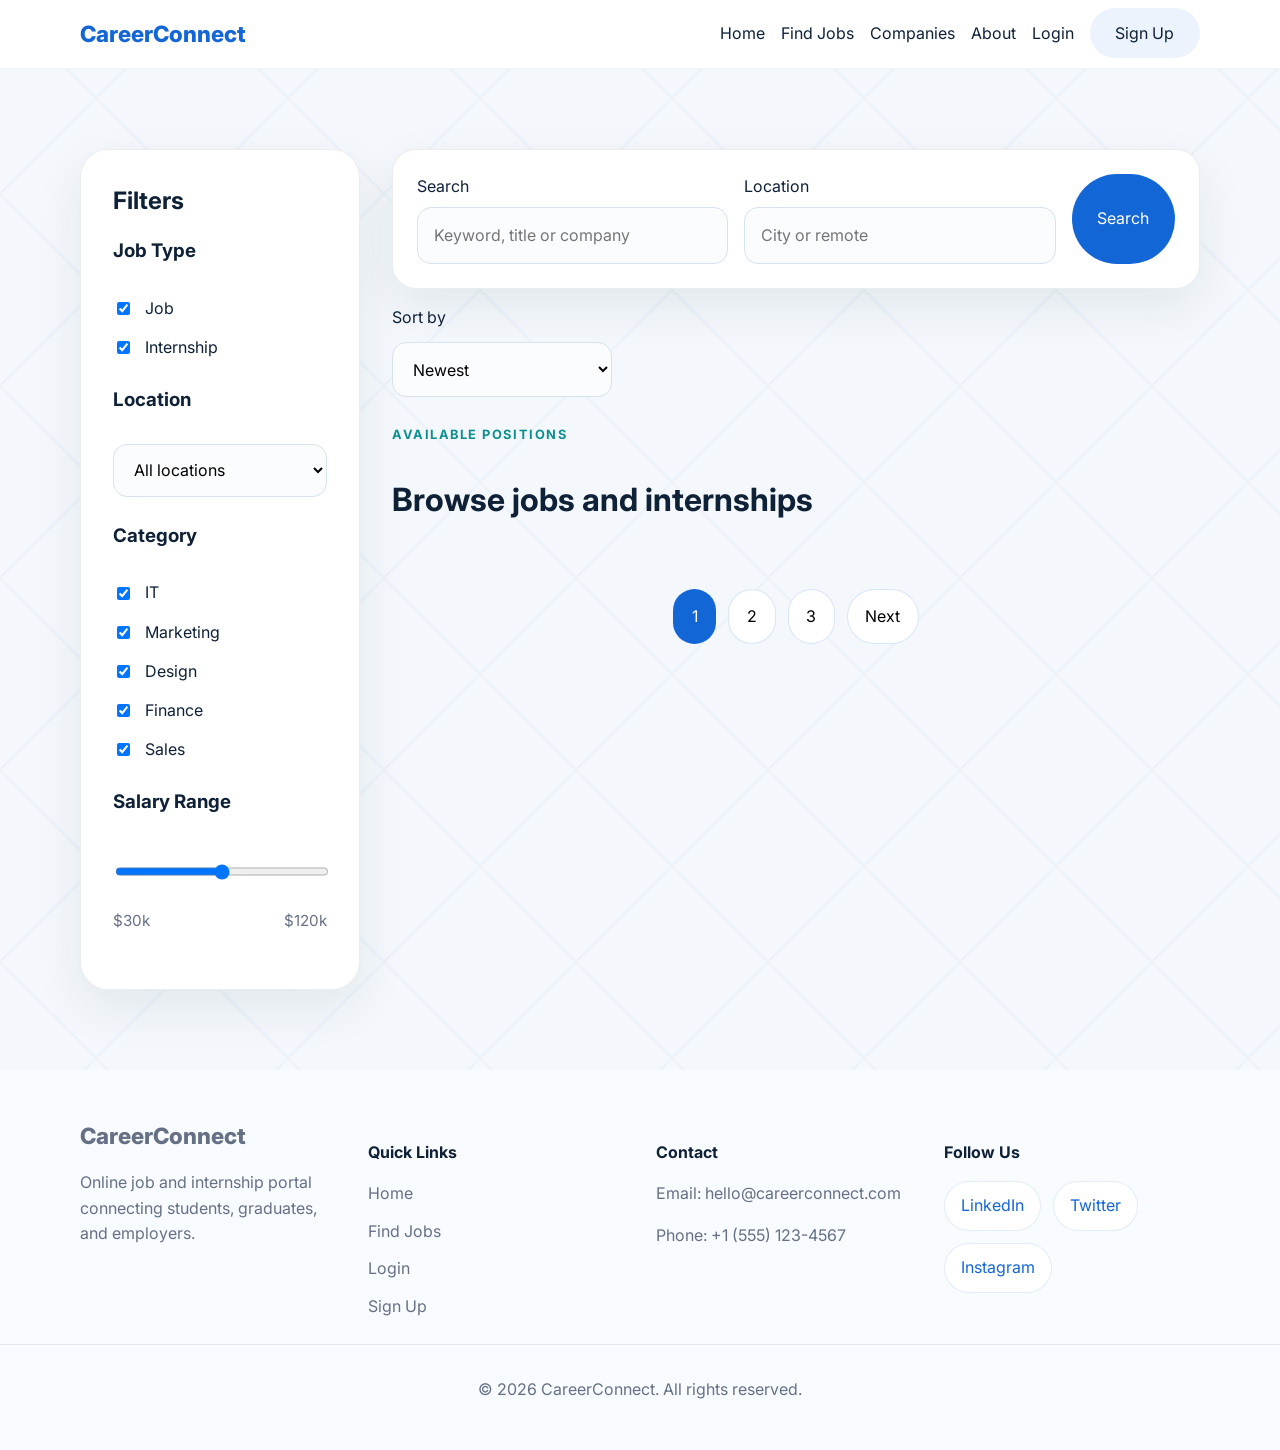
<file: JobWebsite/jobs.html>
<!DOCTYPE html>
<html lang="en">
<head>
  <meta charset="UTF-8" />
  <meta name="viewport" content="width=device-width, initial-scale=1.0" />
  <title>Jobs | CareerConnect</title>
  <link rel="preconnect" href="https://fonts.googleapis.com" />
  <link rel="preconnect" href="https://fonts.gstatic.com" crossorigin />
  <link href="https://fonts.googleapis.com/css2?family=Inter:wght@400;500;600;700;800&display=swap" rel="stylesheet" />
  <link rel="stylesheet" href="css/style.css" />
</head>
<body>
  <header class="site-header">
    <div class="container header-inner">
      <a href="index.html" class="brand">CareerConnect</a>
      <button class="nav-toggle" aria-label="Toggle navigation">
        <span></span>
        <span></span>
        <span></span>
      </button>
      <nav class="primary-nav">
        <ul class="nav-links">
          <li><a href="index.html">Home</a></li>
          <li><a href="jobs.html">Find Jobs</a></li>
          <li><a href="index.html#companies">Companies</a></li>
          <li><a href="index.html#about">About</a></li>
          <li><a href="login.html">Login</a></li>
          <li><a href="signup.html" class="button button-secondary">Sign Up</a></li>
        </ul>
      </nav>
    </div>
  </header>

  <main class="section page-section jobs-page">
    <div class="container jobs-layout">
      <aside class="sidebar filters-sidebar">
        <div class="panel">
          <h2>Filters</h2>
          <div class="filter-group">
            <h3>Job Type</h3>
            <label><input type="checkbox" checked /> Job</label>
            <label><input type="checkbox" checked /> Internship</label>
          </div>
          <div class="filter-group">
            <h3>Location</h3>
            <select>
              <option>All locations</option>
              <option>Remote</option>
              <option>New York, NY</option>
              <option>San Francisco, CA</option>
              <option>Austin, TX</option>
              <option>Chicago, IL</option>
            </select>
          </div>
          <div class="filter-group">
            <h3>Category</h3>
            <label><input type="checkbox" checked /> IT</label>
            <label><input type="checkbox" checked /> Marketing</label>
            <label><input type="checkbox" checked /> Design</label>
            <label><input type="checkbox" checked /> Finance</label>
            <label><input type="checkbox" checked /> Sales</label>
          </div>
          <div class="filter-group">
            <h3>Salary Range</h3>
            <div class="range-wrap">
              <input type="range" min="30000" max="120000" value="75000" />
              <div class="range-labels">
                <span>$30k</span>
                <span>$120k</span>
              </div>
            </div>
          </div>
        </div>
      </aside>

      <section class="jobs-content">
        <div class="jobs-topbar">
          <div class="search-card search-inline">
            <div class="search-field">
              <label for="job-search">Search</label>
              <input type="text" id="job-search" placeholder="Keyword, title or company" />
            </div>
            <div class="search-field">
              <label for="job-location">Location</label>
              <input type="text" id="job-location" placeholder="City or remote" />
            </div>
            <button class="button button-primary">Search</button>
          </div>
          <div class="sort-box">
            <label for="sort-select">Sort by</label>
            <select id="sort-select">
              <option>Newest</option>
              <option>Salary: High to Low</option>
            </select>
          </div>
        </div>
        <div class="section-heading">
          <span class="eyebrow">Available positions</span>
          <h2>Browse jobs and internships</h2>
        </div>
        <div id="job-list" class="jobs-grid"></div>
        <div class="pagination">
          <button class="page-button active">1</button>
          <button class="page-button">2</button>
          <button class="page-button">3</button>
          <button class="page-button">Next</button>
        </div>
      </section>
    </div>
  </main>

  <footer class="site-footer">
    <div class="container footer-grid">
      <div>
        <a href="index.html" class="brand">CareerConnect</a>
        <p>Online job and internship portal connecting students, graduates, and employers.</p>
      </div>
      <div>
        <h4>Quick Links</h4>
        <ul>
          <li><a href="index.html">Home</a></li>
          <li><a href="jobs.html">Find Jobs</a></li>
          <li><a href="login.html">Login</a></li>
          <li><a href="signup.html">Sign Up</a></li>
        </ul>
      </div>
      <div>
        <h4>Contact</h4>
        <p>Email: hello@careerconnect.com</p>
        <p>Phone: +1 (555) 123-4567</p>
      </div>
      <div>
        <h4>Follow Us</h4>
        <div class="social-links">
          <a href="#">LinkedIn</a>
          <a href="#">Twitter</a>
          <a href="#">Instagram</a>
        </div>
      </div>
    </div>
    <div class="footer-bottom">
      <p>© 2026 CareerConnect. All rights reserved.</p>
    </div>
  </footer>

  <script src="js/data.js"></script>
  <script src="js/main.js"></script>
</body>
</html>
</file>
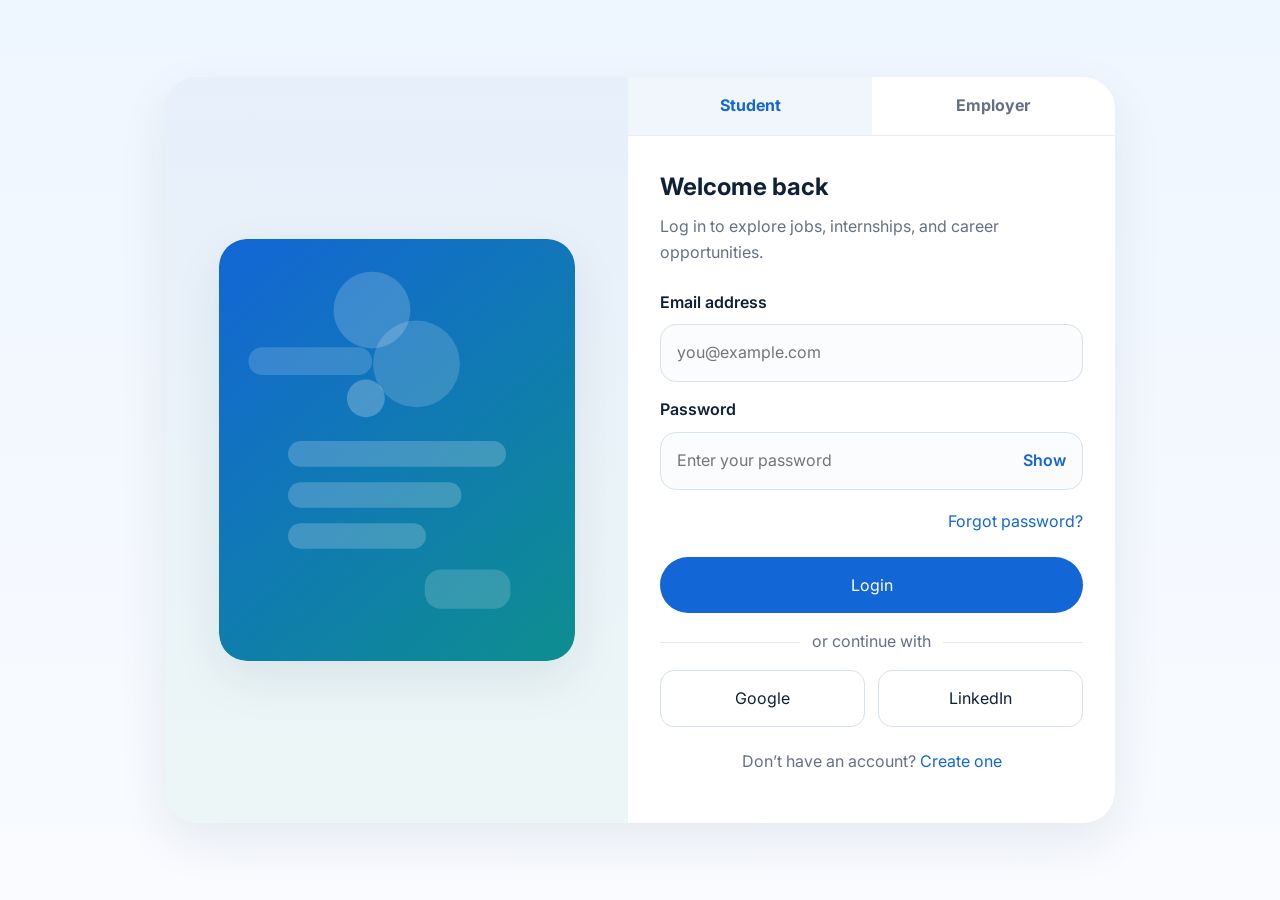
<file: JobWebsite/login.html>
<!DOCTYPE html>
<html lang="en">
<head>
  <meta charset="UTF-8" />
  <meta name="viewport" content="width=device-width, initial-scale=1.0" />
  <title>Login | CareerConnect</title>
  <link rel="preconnect" href="https://fonts.googleapis.com" />
  <link rel="preconnect" href="https://fonts.gstatic.com" crossorigin />
  <link href="https://fonts.googleapis.com/css2?family=Inter:wght@400;500;600;700;800&display=swap" rel="stylesheet" />
  <link rel="stylesheet" href="css/style.css" />
</head>
<body>
  <main class="auth-page">
    <section class="auth-card auth-grid">
      <div class="auth-sidebar">
        <div class="auth-visual">
          <img src="images/auth-login.svg" alt="Career login illustration" />
        </div>
      </div>
      <div class="auth-form-panel">
        <div class="auth-tabs">
          <a href="login.html" class="auth-tab active">Student</a>
          <a href="login.html" class="auth-tab">Employer</a>
        </div>
        <div class="auth-content">
          <div class="auth-title-block">
            <h1>Welcome back</h1>
            <p>Log in to explore jobs, internships, and career opportunities.</p>
          </div>
          <form class="auth-form">
            <div class="form-group">
              <label for="login-email">Email address</label>
              <input type="email" id="login-email" placeholder="you@example.com" required />
            </div>
            <div class="form-group">
              <label for="login-password">Password</label>
              <div class="password-field">
                <input type="password" id="login-password" placeholder="Enter your password" required />
                <button type="button" class="password-toggle" data-target="login-password">Show</button>
              </div>
            </div>
            <div class="form-meta">
              <a href="#">Forgot password?</a>
            </div>
            <button class="button button-primary auth-submit">Login</button>
          </form>
          <div class="social-divider"><span>or continue with</span></div>
          <div class="social-buttons">
            <button type="button" class="social-button">Google</button>
            <button type="button" class="social-button">LinkedIn</button>
          </div>
          <p class="auth-note">Don’t have an account? <a href="registration.html">Create one</a></p>
        </div>
      </div>
    </section>
  </main>
  <script src="js/main.js"></script>
</body>
</html>
</file>
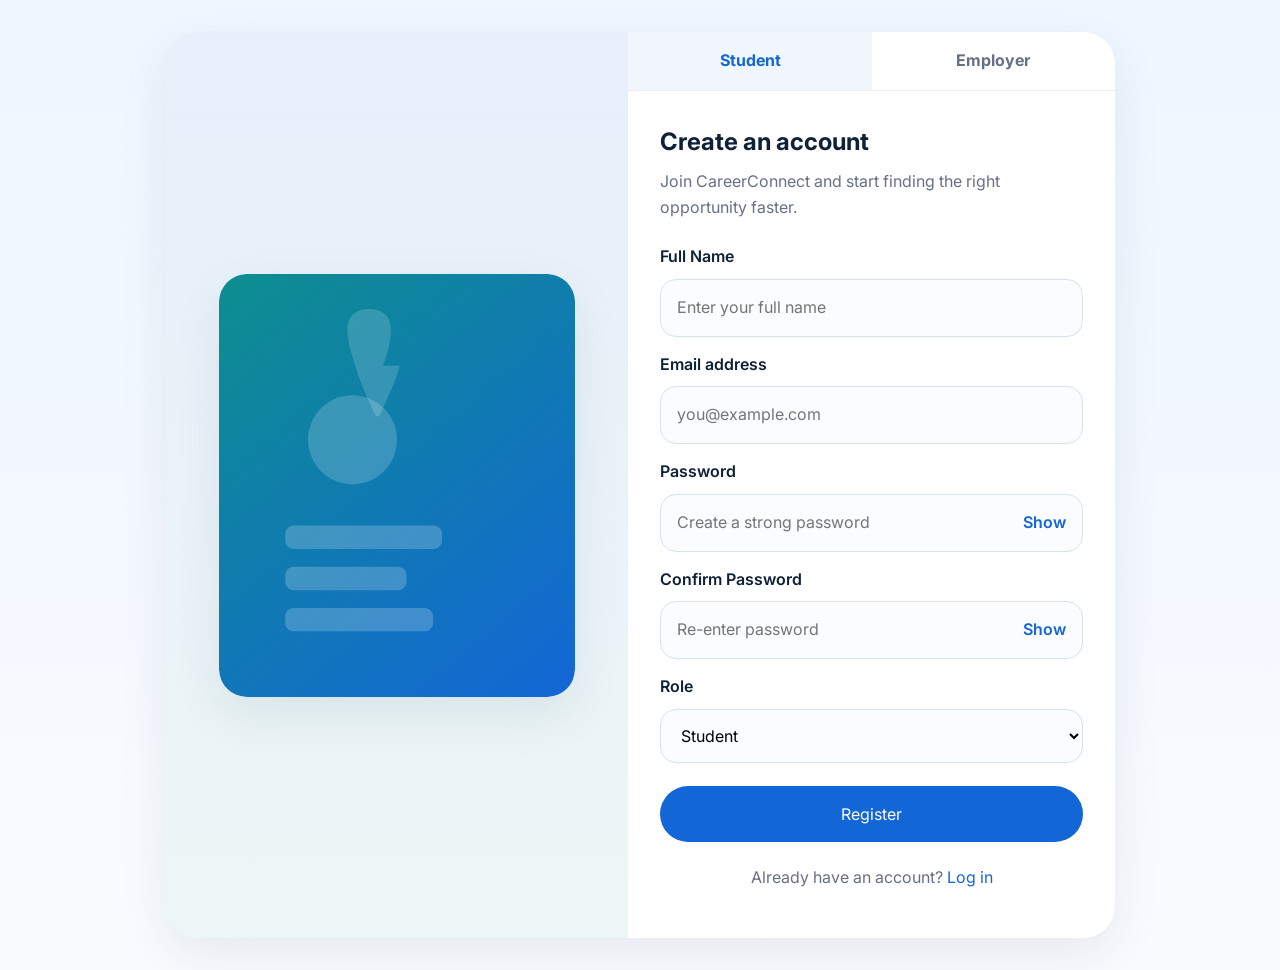
<file: JobWebsite/registration.html>
<!DOCTYPE html>
<html lang="en">
<head>
  <meta charset="UTF-8" />
  <meta name="viewport" content="width=device-width, initial-scale=1.0" />
  <title>Register | CareerConnect</title>
  <link rel="preconnect" href="https://fonts.googleapis.com" />
  <link rel="preconnect" href="https://fonts.gstatic.com" crossorigin />
  <link href="https://fonts.googleapis.com/css2?family=Inter:wght@400;500;600;700;800&display=swap" rel="stylesheet" />
  <link rel="stylesheet" href="css/style.css" />
</head>
<body>
  <main class="auth-page">
    <section class="auth-card auth-grid">
      <div class="auth-sidebar">
        <div class="auth-visual">
          <img src="images/auth-register.svg" alt="Career registration illustration" />
        </div>
      </div>
      <div class="auth-form-panel">
        <div class="auth-tabs">
          <a href="registration.html" class="auth-tab active">Student</a>
          <a href="registration.html" class="auth-tab">Employer</a>
        </div>
        <div class="auth-content">
          <div class="auth-title-block">
            <h1>Create an account</h1>
            <p>Join CareerConnect and start finding the right opportunity faster.</p>
          </div>
          <form class="auth-form">
            <div class="form-group">
              <label for="register-name">Full Name</label>
              <input type="text" id="register-name" placeholder="Enter your full name" required />
            </div>
            <div class="form-group">
              <label for="register-email">Email address</label>
              <input type="email" id="register-email" placeholder="you@example.com" required />
            </div>
            <div class="form-group">
              <label for="register-password">Password</label>
              <div class="password-field">
                <input type="password" id="register-password" placeholder="Create a strong password" required />
                <button type="button" class="password-toggle" data-target="register-password">Show</button>
              </div>
            </div>
            <div class="form-group">
              <label for="register-password-confirm">Confirm Password</label>
              <div class="password-field">
                <input type="password" id="register-password-confirm" placeholder="Re-enter password" required />
                <button type="button" class="password-toggle" data-target="register-password-confirm">Show</button>
              </div>
            </div>
            <div class="form-group">
              <label for="register-role">Role</label>
              <select id="register-role" required>
                <option value="student">Student</option>
                <option value="employer">Employer</option>
              </select>
            </div>
            <button class="button button-primary auth-submit">Register</button>
          </form>
          <p class="auth-note">Already have an account? <a href="login.html">Log in</a></p>
        </div>
      </div>
    </section>
  </main>
  <script src="js/main.js"></script>
</body>
</html>
</file>
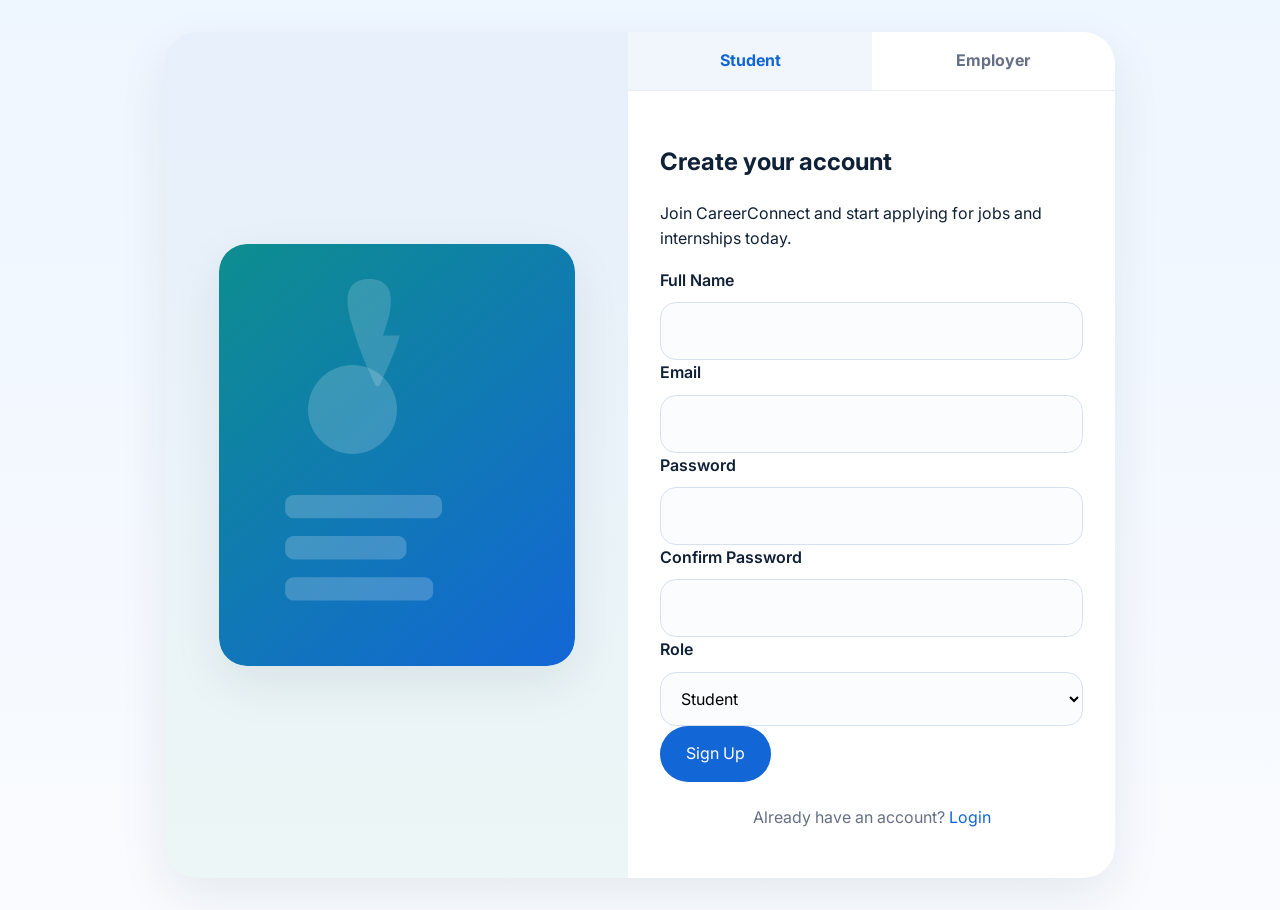
<file: JobWebsite/signup.html>
<!DOCTYPE html>
<html lang="en">
<head>
  <meta charset="UTF-8" />
  <meta name="viewport" content="width=device-width, initial-scale=1.0" />
  <title>Sign Up | CareerConnect</title>
  <link rel="preconnect" href="https://fonts.googleapis.com" />
  <link rel="preconnect" href="https://fonts.gstatic.com" crossorigin />
  <link href="https://fonts.googleapis.com/css2?family=Inter:wght@400;500;600;700;800&display=swap" rel="stylesheet" />
  <link rel="stylesheet" href="css/style.css" />
</head>
<body>
  <main class="auth-page">
    <section class="auth-card auth-grid">
      <div class="auth-sidebar">
        <div class="auth-visual">
          <img src="images/auth-register.svg" alt="Career signup illustration" />
        </div>
      </div>
      <div>
        <div class="auth-tabs">
          <a href="signup.html" class="auth-tab active">Student</a>
          <a href="signup.html" class="auth-tab">Employer</a>
        </div>
        <div class="auth-content">
          <h1>Create your account</h1>
          <p>Join CareerConnect and start applying for jobs and internships today.</p>
          <form>
          <div class="form-group">
            <label for="signup-name">Full Name</label>
            <input type="text" id="signup-name" required />
          </div>
          <div class="form-group">
            <label for="signup-email">Email</label>
            <input type="email" id="signup-email" required />
          </div>
          <div class="form-group">
            <label for="signup-password">Password</label>
            <input type="password" id="signup-password" required />
          </div>
          <div class="form-group">
            <label for="signup-password-confirm">Confirm Password</label>
            <input type="password" id="signup-password-confirm" required />
          </div>
          <div class="form-group">
            <label for="signup-role">Role</label>
            <select id="signup-role" required>
              <option value="student">Student</option>
              <option value="employer">Employer</option>
            </select>
          </div>
          <button class="button button-primary">Sign Up</button>
        </form>
        <p class="auth-note">Already have an account? <a href="login.html">Login</a></p>
      </div>
    </section>
  </main>
  <script src="js/main.js"></script>
</body>
</html>
</file>
<file: JobWebsite/css/style.css>
:root {
  --bg: #f4f8fc;
  --surface: #ffffff;
  --surface-strong: #e9f1f8;
  --text: #0f2137;
  --muted: #667085;
  --primary: #1366d6;
  --primary-soft: #e3efff;
  --secondary: #0d8e8f;
  --accent: #12b886;
  --border: #d7e2ef;
  --shadow: 0 18px 50px rgba(15, 33, 55, 0.08);
  --radius: 22px;
}

* {
  box-sizing: border-box;
}

html {
  scroll-behavior: smooth;
}

body {
  margin: 0;
  font-family: 'Inter', sans-serif;
  background: url("../images/background-pattern.svg") center/cover no-repeat fixed, var(--bg);
  color: var(--text);
  line-height: 1.6;
}

img {
  max-width: 100%;
  display: block;
}

a {
  color: inherit;
  text-decoration: none;
}

button,
input,
select,
textarea {
  font: inherit;
}

.container {
  width: min(1120px, calc(100% - 2rem));
  margin: 0 auto;
}

.site-header {
  position: sticky;
  top: 0;
  z-index: 20;
  background: rgba(255, 255, 255, 0.95);
  backdrop-filter: blur(16px);
  border-bottom: 1px solid rgba(20, 48, 89, 0.06);
}

.header-inner {
  display: flex;
  align-items: center;
  justify-content: space-between;
  gap: 1rem;
  padding: 1rem 0;
}

.brand {
  font-weight: 800;
  font-size: 1.4rem;
  color: var(--primary);
}

.primary-nav {
  display: flex;
}

.nav-links {
  display: flex;
  flex-wrap: wrap;
  gap: 1rem;
  list-style: none;
  margin: 0;
  padding: 0;
  align-items: center;
}

.nav-links a {
  color: var(--text);
  transition: color 0.2s ease;
}

.nav-links a:hover {
  color: var(--primary);
}

.button {
  border: none;
  cursor: pointer;
  border-radius: 999px;
  padding: 0.95rem 1.6rem;
  transition: transform 0.2s ease, box-shadow 0.2s ease, background 0.2s ease;
}

.button:hover {
  transform: translateY(-1px);
}

.button-primary {
  background: var(--primary);
  color: white;
}

.button-secondary {
  background: rgba(19, 102, 214, 0.08);
  color: var(--primary);
}

.button-outline {
  background: transparent;
  color: var(--primary);
  border: 1px solid rgba(19, 102, 214, 0.18);
}

.section {
  padding: 5rem 0;
}

.hero {
  padding: 4rem 0 5rem;
  background: radial-gradient(circle at top left, rgba(19, 102, 214, 0.16), transparent 28%),
    linear-gradient(180deg, #eef6ff 0%, #f8fbff 100%);
}

.hero-grid {
  display: grid;
  gap: 2rem;
  align-items: center;
  grid-template-columns: minmax(0, 1.1fr) minmax(360px, 1fr);
}

.hero-copy {
  max-width: 600px;
}

.eyebrow {
  display: inline-block;
  margin-bottom: 1rem;
  color: var(--secondary);
  font-weight: 700;
  text-transform: uppercase;
  letter-spacing: 0.12em;
  font-size: 0.8rem;
}

.hero h1 {
  font-size: clamp(2.5rem, 5vw, 4rem);
  line-height: 1.03;
  margin: 0 0 1rem;
}

.hero p {
  max-width: 560px;
  color: var(--muted);
  margin-bottom: 2rem;
  font-size: 1rem;
}

.search-card {
  display: grid;
  gap: 1rem;
  background: white;
  border: 1px solid rgba(15, 33, 55, 0.08);
  border-radius: 24px;
  padding: 1.5rem;
  box-shadow: var(--shadow);
}

.search-field {
  display: grid;
  gap: 0.5rem;
}

.search-field input {
  width: 100%;
  border: 1px solid var(--border);
  border-radius: 14px;
  padding: 0.9rem 1rem;
  background: #fbfcfe;
}

.hero-visual {
  position: relative;
  min-height: 420px;
  border-radius: 36px;
  overflow: hidden;
  box-shadow: var(--shadow);
  background: linear-gradient(135deg, #1d4ed8 0%, #0d9488 100%);
}

.hero-visual img {
  width: 100%;
  height: 100%;
  object-fit: cover;
}

.auth-grid {
  display: grid;
  grid-template-columns: 1fr 1.1fr;
}

.auth-sidebar {
  position: relative;
  background: linear-gradient(180deg, rgba(19, 102, 214, 0.1), rgba(13, 142, 143, 0.08));
  display: grid;
  place-items: center;
  min-height: 100%;
}

.auth-visual {
  width: 100%;
  max-width: 420px;
  padding: 2rem;
}

.auth-visual img {
  border-radius: 28px;
  box-shadow: var(--shadow);
}

.auth-card {
  width: min(900px, 100%);
  background: white;
  border-radius: 32px;
  box-shadow: var(--shadow);
  overflow: hidden;
}

@media (max-width: 980px) {
  .auth-grid {
    grid-template-columns: 1fr;
  }
}

@media (max-width: 768px) {
  .hero-grid {
    grid-template-columns: 1fr;
  }

  .hero-visual {
    min-height: 320px;
  }
}

.category-grid,
.jobs-grid,
.process-grid,
.logo-grid,
.testimonial-grid {
  display: grid;
  gap: 1.5rem;
}

.category-grid {
  grid-template-columns: repeat(auto-fit, minmax(220px, 1fr));
}

.category-card,
.job-card,
.process-card,
.logo-item,
.testimonial-card {
  background: white;
  border-radius: 26px;
  border: 1px solid rgba(15, 33, 55, 0.06);
  padding: 1.6rem;
  box-shadow: 0 18px 40px rgba(15, 33, 55, 0.05);
}

.category-card {
  transition: transform 0.2s ease, border-color 0.2s ease;
}

.category-card:hover {
  transform: translateY(-6px);
  border-color: rgba(19, 102, 214, 0.18);
}

.card-icon,
.process-icon,
.testimonial-avatar,
.logo-placeholder {
  width: 3.2rem;
  height: 3.2rem;
  display: grid;
  place-items: center;
  border-radius: 16px;
  background: rgba(19, 102, 214, 0.08);
  font-size: 1.5rem;
}

.category-card h3,
.process-card h3,
.testimonial-card h4,
.job-card h3 {
  margin: 1rem 0 0.6rem;
}

.category-card p,
.process-card p,
.job-card p,
.testimonial-card p {
  margin: 0;
  color: var(--muted);
}

.section-heading {
  display: flex;
  flex-direction: column;
  gap: 0.8rem;
  margin-bottom: 2rem;
}

.section-heading h2 {
  margin: 0;
  font-size: clamp(1.75rem, 2.5vw, 2.75rem);
}

.jobs-grid {
  grid-template-columns: repeat(auto-fit, minmax(240px, 1fr));
}

.job-card {
  display: flex;
  flex-direction: column;
  justify-content: space-between;
  gap: 1.2rem;
}

.job-card-top {
  display: flex;
  align-items: center;
  justify-content: space-between;
  gap: 1rem;
}

.jobs-page .jobs-layout {
  display: grid;
  gap: 2rem;
  grid-template-columns: minmax(280px, 280px) minmax(0, 1fr);
}

.filters-sidebar .panel {
  background: white;
  border: 1px solid rgba(15, 33, 55, 0.08);
  border-radius: 28px;
  padding: 1.8rem;
  box-shadow: var(--shadow);
}

.filters-sidebar h2,
.filters-sidebar h3 {
  margin: 0 0 1rem;
}

.filters-sidebar .filter-group {
  display: grid;
  gap: 0.85rem;
  margin-bottom: 1.5rem;
}

.filters-sidebar label {
  display: flex;
  gap: 0.75rem;
  align-items: center;
  color: var(--text);
}

.filters-sidebar select,
.filters-sidebar input[type="range"] {
  width: 100%;
  border: 1px solid var(--border);
  border-radius: 14px;
  padding: 0.9rem 1rem;
  background: #fbfcfe;
}

.range-wrap {
  display: grid;
  gap: 0.75rem;
}

.range-labels {
  display: flex;
  justify-content: space-between;
  color: var(--muted);
  font-size: 0.95rem;
}

.jobs-topbar {
  display: flex;
  align-items: flex-end;
  gap: 1rem;
  justify-content: space-between;
  flex-wrap: wrap;
  margin-bottom: 1.75rem;
}

.search-inline {
  display: grid;
  grid-template-columns: 1fr 1fr auto;
  gap: 1rem;
  width: 100%;
}

.sort-box {
  min-width: 220px;
  display: grid;
  gap: 0.75rem;
}

.sort-box select {
  width: 100%;
  border: 1px solid var(--border);
  border-radius: 14px;
  padding: 0.95rem 1rem;
  background: #fbfcfe;
}

.pagination {
  display: flex;
  flex-wrap: wrap;
  gap: 0.75rem;
  justify-content: center;
  margin-top: 2rem;
}

.page-button {
  border-radius: 999px;
  border: 1px solid rgba(19, 102, 214, 0.16);
  padding: 0.85rem 1.1rem;
  background: white;
  cursor: pointer;
}

.page-button.active,
.page-button:hover {
  background: var(--primary);
  color: white;
  border-color: transparent;
}

.jobs-page .job-card:hover {
  transform: translateY(-4px);
}

.job-details-layout {
  display: grid;
  gap: 2rem;
  grid-template-columns: minmax(0, 1fr) minmax(320px, 360px);
}

.job-header-card,
.content-card,
.sidebar .panel,
.company-card,
.similar-jobs-card {
  background: white;
  border: 1px solid rgba(15, 33, 55, 0.08);
  border-radius: 28px;
  padding: 2rem;
  box-shadow: var(--shadow);
}

.job-header-top {
  display: flex;
  align-items: center;
  gap: 1.5rem;
  margin-bottom: 1.5rem;
}

.logo-placeholder.large {
  width: 84px;
  height: 84px;
  font-size: 1.3rem;
}

.job-header-card h1 {
  margin: 0.5rem 0 0.5rem;
}

.job-meta {
  color: var(--muted);
}

.content-card h2,
.content-card h3,
.similar-jobs-card h3 {
  margin-top: 0;
}

.content-card ul {
  padding-left: 1.3rem;
  color: var(--text);
}

.content-card li {
  margin-bottom: 0.75rem;
}

.skill-tags {
  display: flex;
  flex-wrap: wrap;
  gap: 0.75rem;
}

.skill-tags span {
  background: rgba(19, 102, 214, 0.1);
  color: var(--primary);
  padding: 0.55rem 0.9rem;
  border-radius: 999px;
  font-size: 0.95rem;
}

.similar-job-item {
  border-top: 1px solid rgba(15, 33, 55, 0.08);
  padding: 1rem 0;
}

.similar-job-item:first-of-type {
  border-top: none;
}

.similar-job-item h4 {
  margin: 0 0 0.3rem;
}

.similar-job-item p {
  margin: 0;
  color: var(--muted);
}

.modal-backdrop {
  display: none;
  position: fixed;
  inset: 0;
  background: rgba(15, 33, 55, 0.5);
  align-items: center;
  justify-content: center;
  padding: 1.5rem;
  z-index: 40;
}

.modal-backdrop.active {
  display: flex;
}

.modal-card {
  width: min(540px, 100%);
  background: white;
  border-radius: 28px;
  padding: 2rem;
  position: relative;
  box-shadow: var(--shadow);
}

.modal-header {
  display: flex;
  align-items: center;
  justify-content: space-between;
  gap: 1rem;
  margin-bottom: 1.5rem;
}

.close-modal {
  border: none;
  background: transparent;
  font-size: 1.75rem;
  cursor: pointer;
}

.application-form .form-group {
  display: grid;
  gap: 0.6rem;
  margin-bottom: 1.2rem;
}

.application-form input,
.application-form textarea {
  width: 100%;
  border: 1px solid var(--border);
  border-radius: 16px;
  padding: 0.95rem 1rem;
  background: #fbfcfe;
}

@media (max-width: 980px) {
  .job-details-layout {
    grid-template-columns: 1fr;
  }
}

@media (max-width: 768px) {
  .search-inline {
    grid-template-columns: 1fr;
  }
}

.company-name {
  font-weight: 600;
  color: var(--text);
}

.job-meta {
  color: var(--muted);
}

.badge {
  display: inline-flex;
  align-items: center;
  justify-content: center;
  font-size: 0.78rem;
  font-weight: 700;
  padding: 0.45rem 0.8rem;
  border-radius: 999px;
}

.badge-primary {
  background: rgba(19, 102, 214, 0.12);
  color: #175cd3;
}

.badge-secondary {
  background: rgba(13, 142, 143, 0.12);
  color: #0b7d7e;
}

.process-grid {
  grid-template-columns: repeat(auto-fit, minmax(220px, 1fr));
}

.process-card {
  text-align: center;
}

.logo-grid {
  grid-template-columns: repeat(auto-fit, minmax(140px, 1fr));
  align-items: center;
}

.logo-item {
  display: grid;
  place-items: center;
  min-height: 88px;
  font-weight: 700;
  color: var(--primary);
  letter-spacing: 0.02em;
  background: rgba(19, 102, 214, 0.05);
}

.testimonial-grid {
  grid-template-columns: repeat(auto-fit, minmax(240px, 1fr));
}

.testimonial-card {
  position: relative;
  padding-top: 3rem;
}

.testimonial-avatar {
  position: absolute;
  top: -1.5rem;
  left: 1.5rem;
  width: 4rem;
  height: 4rem;
  border-radius: 16px;
  font-size: 1.1rem;
  font-weight: 700;
  background: var(--primary);
  color: white;
}

.testimonial-card h4 {
  margin: 1.2rem 0 0.25rem;
}

.testimonial-card span {
  color: var(--muted);
  font-size: 0.95rem;
}

.cta-banner {
  padding: 3.5rem 0;
  background: linear-gradient(90deg, rgba(19, 102, 214, 0.12), rgba(13, 142, 143, 0.1));
}

.registration-spotlight {
  padding-top: 1rem;
}

.registration-card {
  display: flex;
  align-items: center;
  justify-content: space-between;
  gap: 2rem;
  background: linear-gradient(135deg, rgba(19, 102, 214, 0.96), rgba(13, 142, 143, 0.92));
  color: white;
  border-radius: 32px;
  padding: 2.5rem;
  box-shadow: var(--shadow);
}

.registration-card .eyebrow {
  color: rgba(255, 255, 255, 0.86);
}

.registration-card h2 {
  margin: 0 0 0.75rem;
  font-size: clamp(1.7rem, 2.3vw, 2.3rem);
}

.registration-card p {
  margin: 0;
  color: rgba(255, 255, 255, 0.86);
}

.registration-form-card {
  align-items: flex-start;
}

.registration-copy {
  flex: 1 1 0;
}

.registration-form {
  flex: 1 1 0;
  display: grid;
  gap: 0.9rem;
  width: min(100%, 420px);
  background: rgba(255, 255, 255, 0.96);
  color: var(--text);
  padding: 1.4rem;
  border-radius: 24px;
}

.registration-form .form-group {
  display: flex;
  flex-direction: column;
  gap: 0.45rem;
}

.registration-form label {
  font-size: 0.95rem;
  font-weight: 600;
  color: var(--text);
}

.registration-form input,
.registration-form select {
  width: 100%;
  border: 1px solid rgba(15, 33, 55, 0.12);
  border-radius: 12px;
  padding: 0.85rem 1rem;
  font: inherit;
}

.registration-form input:focus,
.registration-form select:focus {
  border-color: var(--primary);
  box-shadow: 0 0 0 4px rgba(19, 102, 214, 0.12);
  outline: none;
}

.registration-form .button {
  width: 100%;
  justify-content: center;
}

.auth-page {
  min-height: 100vh;
  display: grid;
  place-items: center;
  background: linear-gradient(180deg, #eef6ff 0%, #f9fbff 100%);
  padding: 2rem 0;
}

.auth-card {
  width: min(950px, 100%);
  background: white;
  border-radius: 32px;
  box-shadow: var(--shadow);
  overflow: hidden;
}

.auth-grid {
  display: grid;
  grid-template-columns: 1fr 1.05fr;
}

.auth-tabs {
  display: grid;
  grid-template-columns: 1fr 1fr;
  border-bottom: 1px solid rgba(15, 33, 55, 0.08);
}

.auth-tab {
  padding: 1rem 1.25rem;
  text-align: center;
  font-weight: 700;
  color: var(--muted);
}

.auth-tab.active {
  color: var(--primary);
  background: rgba(19, 102, 214, 0.06);
}

.auth-form-panel {
  display: flex;
  flex-direction: column;
}

.auth-content {
  padding: 2rem;
}

.auth-title-block {
  margin-bottom: 1.5rem;
}

.auth-title-block h1 {
  margin: 0 0 0.5rem;
}

.auth-title-block p {
  color: var(--muted);
  margin: 0;
}

.auth-form {
  display: grid;
  gap: 0.95rem;
}

.form-group {
  display: grid;
  gap: 0.55rem;
}

.form-group label {
  color: var(--text);
  font-weight: 600;
}

.form-group input,
.form-group select {
  width: 100%;
  border: 1px solid var(--border);
  border-radius: 16px;
  padding: 0.95rem 1rem;
  background: #fbfcfe;
}

.form-group input:focus,
.form-group select:focus {
  outline: 2px solid rgba(19, 102, 214, 0.16);
  border-color: var(--primary);
}

.password-field {
  position: relative;
}

.password-field input {
  padding-right: 4rem;
}

.password-toggle {
  position: absolute;
  right: 0.7rem;
  top: 50%;
  transform: translateY(-50%);
  border: none;
  background: transparent;
  color: var(--primary);
  font-weight: 600;
  cursor: pointer;
}

.form-meta {
  text-align: right;
  margin-top: 0.25rem;
}

.form-meta a {
  color: var(--primary);
}

.auth-submit {
  width: 100%;
  margin-top: 0.5rem;
}

.social-divider {
  display: flex;
  align-items: center;
  gap: 0.75rem;
  color: var(--muted);
  margin: 1rem 0 0.95rem;
}

.social-divider::before,
.social-divider::after {
  content: '';
  flex: 1;
  height: 1px;
  background: rgba(15, 33, 55, 0.1);
}

.social-buttons {
  display: grid;
  grid-template-columns: 1fr 1fr;
  gap: 0.8rem;
  margin-bottom: 1rem;
}

.social-button {
  border: 1px solid var(--border);
  background: white;
  color: var(--text);
  border-radius: 14px;
  padding: 0.9rem 1rem;
  cursor: pointer;
}

.auth-note {
  color: var(--muted);
  text-align: center;
  margin-top: 1.4rem;
}

.auth-note a {
  color: var(--primary);
}

.dashboard-page {
  padding: 3rem 0 4rem;
  background: #eef6ff;
}

.dashboard-layout {
  display: grid;
  grid-template-columns: 280px minmax(0, 1fr);
  gap: 1.75rem;
}

.dashboard-sidebar .sidebar-panel {
  padding: 1.75rem;
}

.dashboard-nav {
  display: grid;
  gap: 0.75rem;
}

.dashboard-nav a {
  display: block;
  padding: 0.95rem 1rem;
  border-radius: 18px;
  color: var(--text);
  transition: background 0.2s ease;
}

.dashboard-nav a:hover {
  background: rgba(19, 102, 214, 0.08);
}

.dashboard-hero {
  display: flex;
  align-items: center;
  justify-content: space-between;
  gap: 2rem;
}

.stats-grid {
  display: grid;
  gap: 1.5rem;
  grid-template-columns: repeat(auto-fit, minmax(180px, 1fr));
  margin-bottom: 1.5rem;
}

.stat-card {
  text-align: center;
}

.stat-card h3 {
  margin-bottom: 0.75rem;
  color: var(--muted);
}

.stat-card p {
  font-size: 2rem;
  font-weight: 700;
  margin: 0;
}

.recent-applications table,
.recent-applications th,
.recent-applications td {
  width: 100%;
  border-collapse: collapse;
}

.recent-applications table th,
.recent-applications table td {
  text-align: left;
  padding: 1rem 0.75rem;
  border-bottom: 1px solid rgba(15, 33, 55, 0.08);
}

.recent-applications table thead th {
  color: var(--muted);
  font-weight: 700;
}

.table-wrap {
  overflow-x: auto;
}

.status-badge {
  display: inline-flex;
  align-items: center;
  justify-content: center;
  padding: 0.4rem 0.85rem;
  border-radius: 999px;
  font-size: 0.85rem;
  font-weight: 700;
}

.status-applied {
  background: rgba(19, 102, 214, 0.12);
  color: #175cd3;
}

.status-interview {
  background: rgba(244, 179, 0, 0.14);
  color: #b06c00;
}

.status-selected {
  background: rgba(16, 185, 129, 0.12);
  color: #0f766e;
}

.status-rejected {
  background: rgba(239, 68, 68, 0.12);
  color: #b91c1c;
}

.dashboard-table-header {
  display: flex;
  align-items: center;
  justify-content: space-between;
  gap: 1rem;
  margin-bottom: 1.5rem;
}

@media (max-width: 980px) {
  .dashboard-layout,
  .dashboard-hero,
  .dashboard-table-header {
    grid-template-columns: 1fr;
  }

  .dashboard-layout {
    grid-template-columns: 1fr;
  }

  .registration-card {
    flex-direction: column;
    align-items: flex-start;
  }
}

.notfound-page {
  min-height: 100vh;
  display: grid;
  place-items: center;
  background: linear-gradient(180deg, #eef6ff 0%, #f9fbff 100%);
  padding: 2rem 0;
}

.notfound-card {
  width: min(640px, 100%);
  background: white;
  border-radius: 32px;
  box-shadow: var(--shadow);
  padding: 3rem;
  text-align: center;
}

.notfound-card h1 {
  margin: 1rem 0 1rem;
  font-size: clamp(2rem, 3vw, 3rem);
}

.notfound-card p {
  color: var(--muted);
}

.notfound-actions {
  display: flex;
  flex-wrap: wrap;
  gap: 1rem;
  justify-content: center;
  margin-top: 2rem;
}

@media (max-width: 980px) {
  .auth-grid {
    grid-template-columns: 1fr;
  }
}

@media (max-width: 560px) {
  .auth-tabs {
    grid-template-columns: 1fr;
  }

  .notfound-card {
    padding: 2rem;
  }
}

@media (max-width: 980px) {
  .jobs-page .jobs-layout {
    grid-template-columns: 1fr;
  }
}

.cta-card {
  display: flex;
  align-items: center;
  justify-content: space-between;
  gap: 1.5rem;
  background: white;
  border-radius: 28px;
  padding: 2rem 2.5rem;
  box-shadow: var(--shadow);
}

.footer-grid {
  display: grid;
  grid-template-columns: repeat(auto-fit, minmax(220px, 1fr));
  gap: 2rem;
  padding: 3rem 0 1.5rem;
}

.site-footer {
  background: #f8fbff;
  color: var(--text);
}

.site-footer h4 {
  margin-bottom: 1rem;
}

.site-footer ul {
  list-style: none;
  padding: 0;
  margin: 0;
  display: grid;
  gap: 0.75rem;
}

.site-footer p,
.site-footer li,
.site-footer a {
  color: var(--muted);
}

.social-links {
  display: flex;
  flex-wrap: wrap;
  gap: 0.75rem;
}

.social-links a {
  background: white;
  color: var(--primary);
  padding: 0.7rem 1rem;
  border-radius: 999px;
  border: 1px solid rgba(19, 102, 214, 0.12);
}

.footer-bottom {
  border-top: 1px solid rgba(15, 33, 55, 0.08);
  padding: 1rem 0 2rem;
  text-align: center;
  color: var(--muted);
}

.toast {
  position: fixed;
  right: 1rem;
  bottom: 1rem;
  background: rgba(19, 102, 214, 0.95);
  color: white;
  padding: 1rem 1.2rem;
  border-radius: 18px;
  box-shadow: 0 18px 50px rgba(15, 33, 55, 0.2);
  z-index: 50;
  animation: fadeIn 0.2s ease;
}

@keyframes fadeIn {
  from {
    opacity: 0;
    transform: translateY(12px);
  }
  to {
    opacity: 1;
    transform: translateY(0);
  }
}

.nav-toggle {
  display: none;
  background: transparent;
  border: none;
  flex-direction: column;
  justify-content: space-between;
  height: 22px;
  width: 30px;
  cursor: pointer;
}

.nav-toggle span {
  display: block;
  width: 100%;
  height: 3px;
  background: var(--text);
  border-radius: 999px;
}

@media (max-width: 900px) {
  .hero-grid,
  .header-inner,
  .cta-card {
    grid-template-columns: 1fr;
  }

  .hero {
    padding-top: 3rem;
  }

  .hero-visual {
    min-height: 320px;
  }

  .cta-card {
    text-align: center;
    padding: 1.75rem 1.5rem;
  }
}

@media (max-width: 768px) {
  .header-inner {
    flex-wrap: wrap;
  }

  .primary-nav {
    width: 100%;
    order: 3;
    display: none;
  }

  .primary-nav.active {
    display: block;
  }

  .nav-links {
    flex-direction: column;
    gap: 0.75rem;
    background: white;
    padding: 1.5rem;
    border-radius: 24px;
    box-shadow: var(--shadow);
  }

  .nav-toggle {
    display: flex;
  }

  .hero h1 {
    font-size: 2.4rem;
  }

  .search-card {
    padding: 1.25rem;
  }

  .job-card,
  .process-card,
  .testimonial-card,
  .category-card {
    padding: 1.3rem;
  }
}

@media (max-width: 560px) {
  .header-inner {
    gap: 0.75rem;
  }

  .nav-links {
    padding: 1rem;
  }

  .hero h1 {
    font-size: 2rem;
  }

  .search-field input {
    padding: 0.85rem 0.95rem;
  }

  .cta-card {
    padding: 1.5rem;
  }
}
</file>
